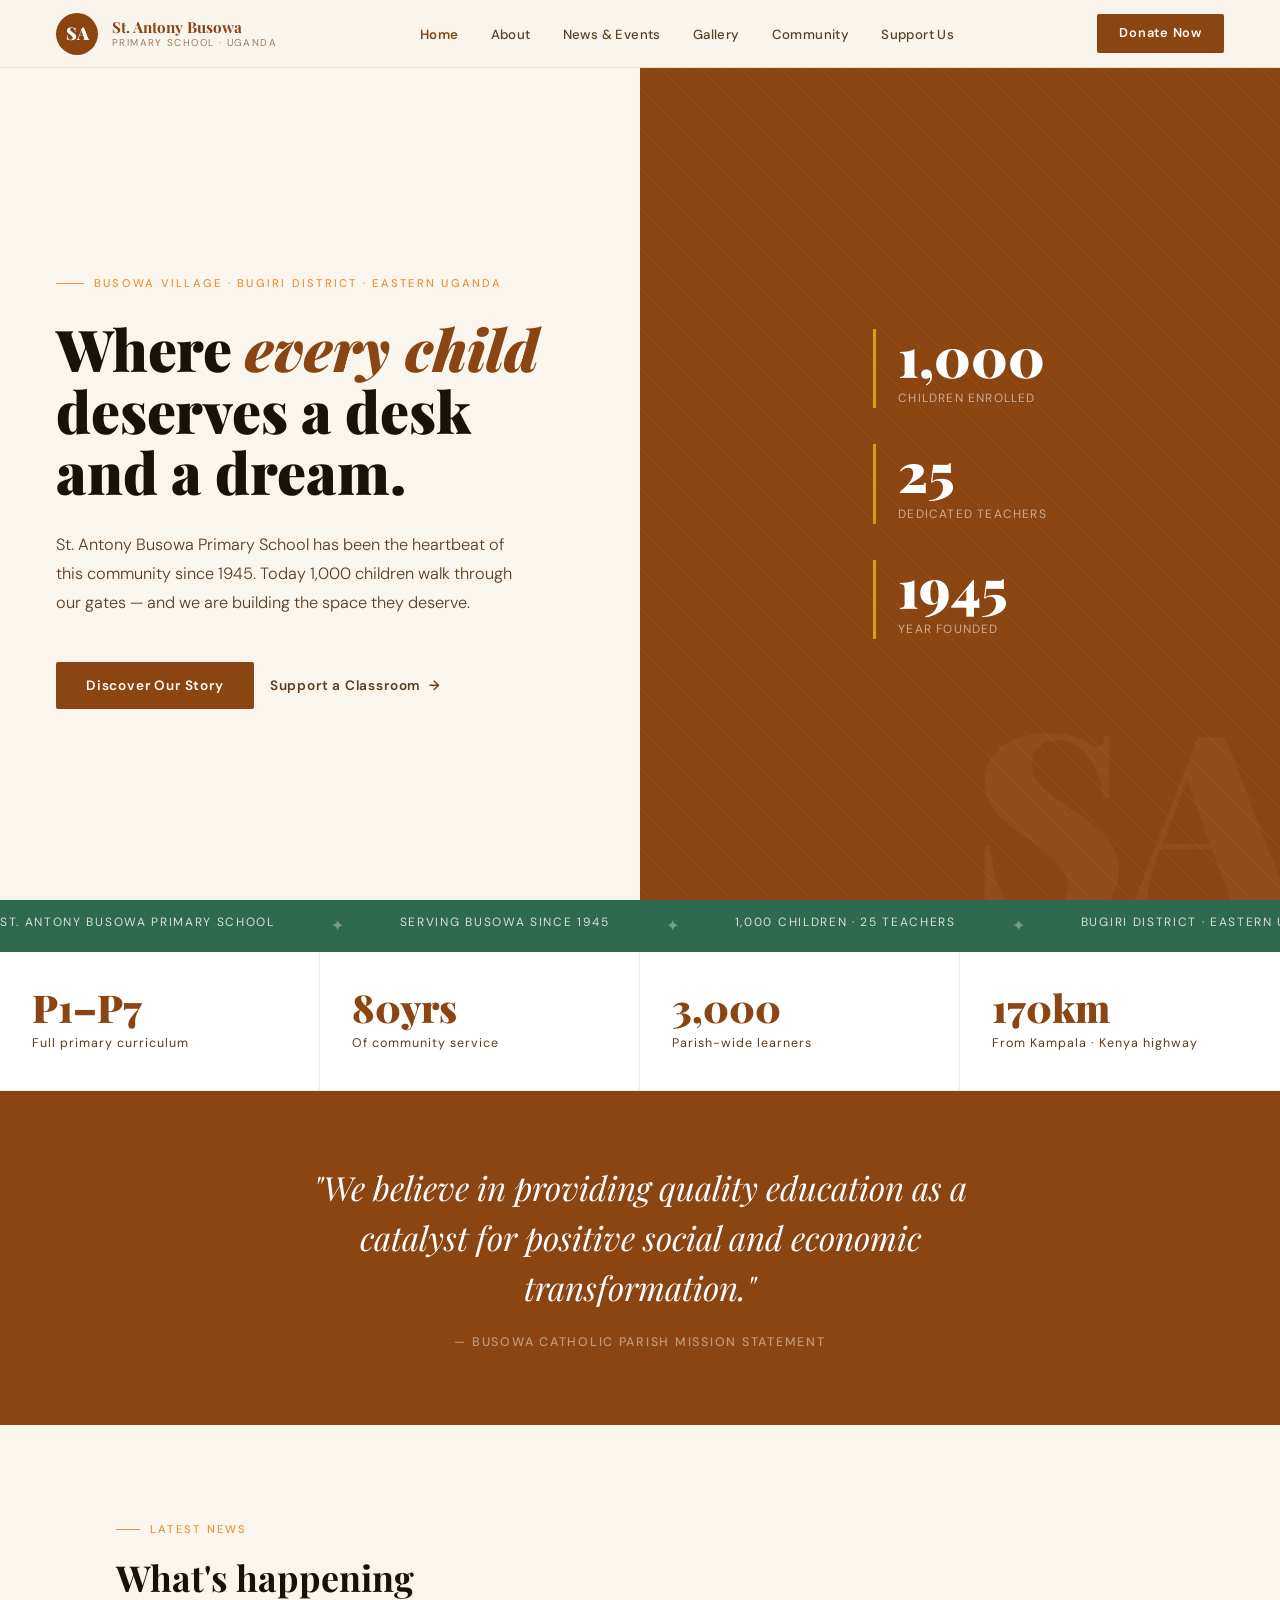
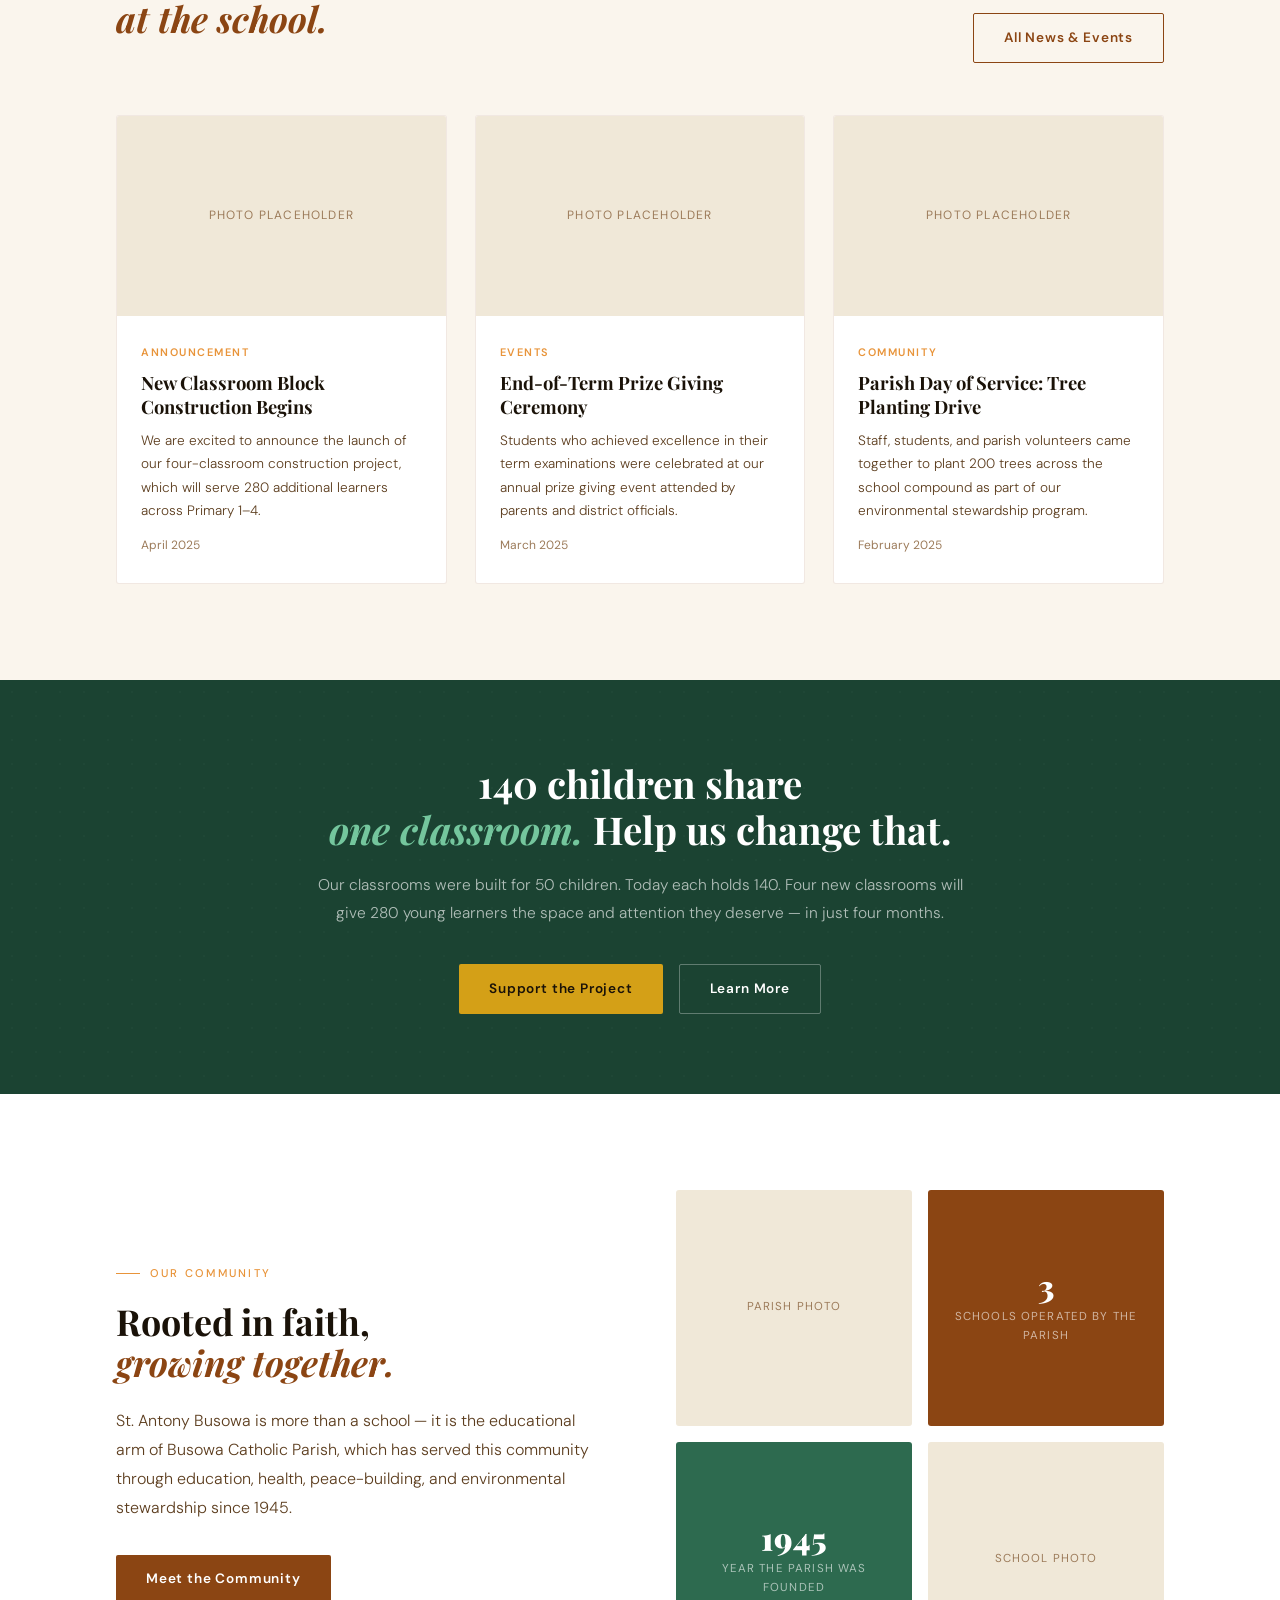
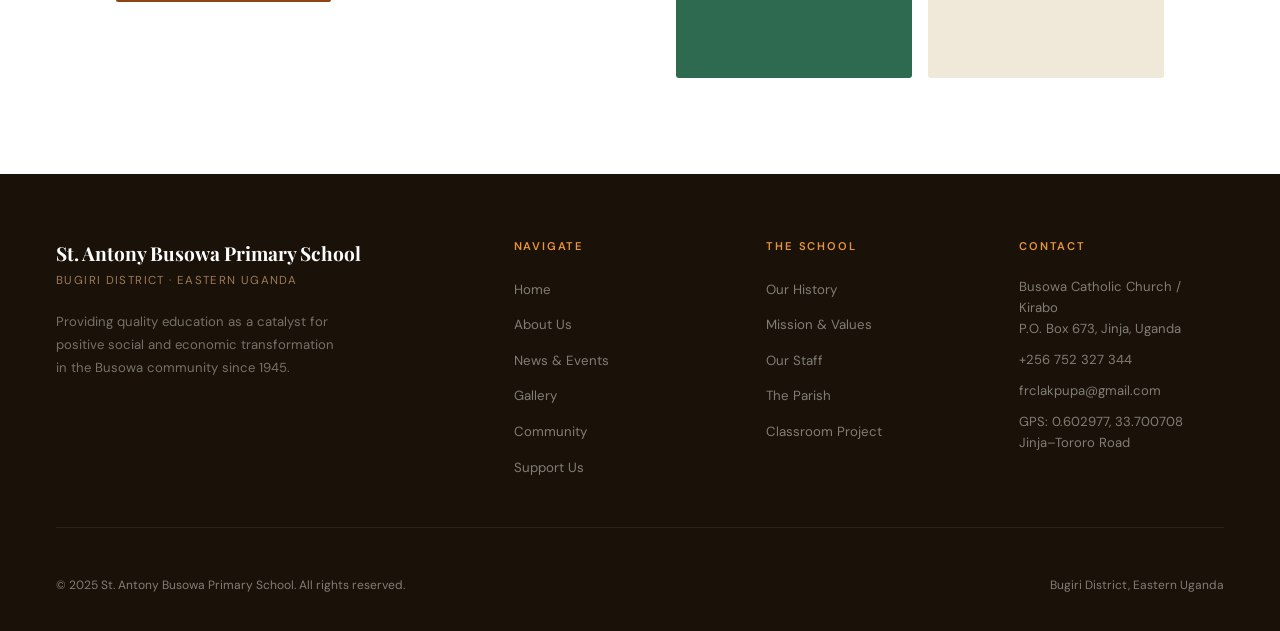
<file: index.html>
<!DOCTYPE html>
<html lang="en">
<head>
<meta charset="UTF-8">
<meta name="viewport" content="width=device-width, initial-scale=1.0">
<title>St. Antony Busowa Primary School | Home</title>
<link rel="stylesheet" href="style.css">
<style>
/* ── HOME-SPECIFIC ── */
#hero {
  min-height:100vh; padding-top:68px;
  display:grid; grid-template-columns:1fr 1fr;
  position:relative; overflow:hidden;
}
.hero-left {
  padding:96px 56px 80px;
  display:flex; flex-direction:column; justify-content:center;
  position:relative; z-index:2;
}
.hero-eyebrow {
  font-size:0.7rem; letter-spacing:0.2em; text-transform:uppercase;
  color:var(--amber); font-weight:500; margin-bottom:26px;
  display:flex; align-items:center; gap:10px;
  animation:fadeUp 0.6s ease both;
}
.hero-eyebrow::before { content:''; display:block; width:28px; height:1px; background:var(--amber); }
.hero-h1 {
  font-family:'Playfair Display',serif;
  font-size:clamp(3rem,4.5vw,4.6rem);
  font-weight:900; line-height:1.06; color:var(--dark);
  margin-bottom:28px;
  animation:fadeUp 0.65s 0.1s ease both;
}
.hero-h1 em { font-style:italic; color:var(--earth); }
.hero-desc {
  font-size:1.02rem; line-height:1.8; color:var(--mid);
  font-weight:300; max-width:460px; margin-bottom:44px;
  animation:fadeUp 0.65s 0.2s ease both;
}
.hero-actions {
  display:flex; gap:16px; align-items:center; flex-wrap:wrap;
  animation:fadeUp 0.65s 0.3s ease both;
}
.hero-right {
  background:var(--earth);
  position:relative; overflow:hidden;
  display:flex; align-items:center; justify-content:center;
}
.hero-right-pattern {
  position:absolute; inset:0;
  background-image:repeating-linear-gradient(45deg,
    var(--gold) 0, var(--gold) 1px, transparent 0, transparent 50%);
  background-size:20px 20px; opacity:0.07;
}
.hero-right-content {
  position:relative; z-index:2; padding:60px 48px;
  display:flex; flex-direction:column; gap:36px;
}
.hero-stat {
  border-left:3px solid var(--gold); padding-left:22px;
  animation:fadeUp 0.6s ease both;
}
.hero-stat:nth-child(2) { animation-delay:0.12s; }
.hero-stat:nth-child(3) { animation-delay:0.24s; }
.hero-stat-val {
  font-family:'Playfair Display',serif;
  font-size:3.4rem; font-weight:900; color:#fff; line-height:1;
}
.hero-stat-label { font-size:0.75rem; letter-spacing:0.1em; text-transform:uppercase; color:rgba(255,255,255,0.55); margin-top:6px; }
.hero-big-bg {
  position:absolute; font-family:'Playfair Display',serif;
  font-size:16rem; font-weight:900; color:rgba(255,255,255,0.04);
  user-select:none; pointer-events:none;
  bottom:-40px; right:-20px; line-height:1;
}

/* ── HIGHLIGHTS STRIP ── */
.highlights {
  background:#fff;
  display:grid; grid-template-columns:repeat(4,1fr);
  border-bottom:1px solid var(--border);
}
.highlight-item {
  padding:36px 32px;
  border-right:1px solid var(--border);
  transition:background 0.2s;
}
.highlight-item:last-child { border-right:none; }
.highlight-item:hover { background:rgba(139,69,19,0.03); }
.highlight-num {
  font-family:'Playfair Display',serif;
  font-size:2.4rem; font-weight:900; color:var(--earth);
  line-height:1; margin-bottom:8px;
}
.highlight-label { font-size:0.78rem; letter-spacing:0.08em; color:var(--mid); font-weight:400; }

/* ── MISSION BAND ── */
.mission-band {
  background:var(--earth);
  padding:72px 0;
}
.mission-inner {
  max-width:860px; margin:0 auto;
  text-align:center; padding:0 56px;
}
.mission-quote {
  font-family:'Playfair Display',serif;
  font-size:clamp(1.5rem,2.6vw,2.2rem);
  font-weight:400; font-style:italic;
  color:#fff; line-height:1.5;
  margin-bottom:20px;
}
.mission-attribution {
  font-size:0.78rem; letter-spacing:0.14em; text-transform:uppercase;
  color:rgba(255,255,255,0.45); font-weight:500;
}

/* ── NEWS PREVIEW ── */
.news-grid { display:grid; grid-template-columns:repeat(3,1fr); gap:28px; }

/* ── URGENCY BAND ── */
.urgency {
  background:var(--green-dark);
  padding:80px 0;
  text-align:center; color:#fff;
  position:relative; overflow:hidden;
}
.urgency::before {
  content:''; position:absolute; inset:0;
  background-image:radial-gradient(circle, rgba(255,255,255,0.02) 1px, transparent 1px);
  background-size:24px 24px;
}
.urgency-inner { position:relative; z-index:1; padding:0 56px; max-width:760px; margin:0 auto; }
.urgency-title {
  font-family:'Playfair Display',serif;
  font-size:clamp(1.8rem,3vw,2.8rem);
  font-weight:700; margin-bottom:20px; line-height:1.2;
}
.urgency-title em { font-style:italic; color:var(--light-green); }
.urgency-desc {
  font-size:0.97rem; line-height:1.8; color:rgba(255,255,255,0.65);
  font-weight:300; margin-bottom:36px;
}
.urgency-actions { display:flex; gap:16px; justify-content:center; flex-wrap:wrap; }

/* ── RESPONSIVE ── */
@media (max-width:960px) {
  #hero { grid-template-columns:1fr; }
  .hero-right { display:none; }
  .hero-left { padding:64px 24px; }
  .highlights { grid-template-columns:1fr 1fr; }
  .highlight-item:nth-child(2) { border-right:none; }
  .news-grid { grid-template-columns:1fr; }
  .mission-inner,.urgency-inner { padding:0 24px; }
}
</style>
</head>
<body data-page="home">

<!-- Hero injected by shared.js -->

<section id="hero">
  <div class="hero-left">
    <div class="hero-eyebrow">Busowa Village · Bugiri District · Eastern Uganda</div>
    <h1 class="hero-h1">Where <em>every child</em><br>deserves a desk<br>and a dream.</h1>
    <p class="hero-desc">
      St. Antony Busowa Primary School has been the heartbeat of this community since 1945. Today 1,000 children walk through our gates — and we are building the space they deserve.
    </p>
    <div class="hero-actions">
      <a href="about.html" class="btn btn-earth">Discover Our Story</a>
      <a href="donate.html" class="btn btn-ghost">Support a Classroom</a>
    </div>
  </div>
  <div class="hero-right">
    <div class="hero-right-pattern"></div>
    <div class="hero-big-bg">SA</div>
    <div class="hero-right-content">
      <div class="hero-stat">
        <div class="hero-stat-val">1,000</div>
        <div class="hero-stat-label">Children enrolled</div>
      </div>
      <div class="hero-stat">
        <div class="hero-stat-val">25</div>
        <div class="hero-stat-label">Dedicated teachers</div>
      </div>
      <div class="hero-stat">
        <div class="hero-stat-val">1945</div>
        <div class="hero-stat-label">Year founded</div>
      </div>
    </div>
  </div>
</section>

<!-- ticker injected by shared.js after #hero -->

<!-- HIGHLIGHTS -->
<div class="highlights fade-up">
  <div class="highlight-item">
    <div class="highlight-num">P1–P7</div>
    <div class="highlight-label">Full primary curriculum</div>
  </div>
  <div class="highlight-item">
    <div class="highlight-num">80yrs</div>
    <div class="highlight-label">Of community service</div>
  </div>
  <div class="highlight-item">
    <div class="highlight-num">3,000</div>
    <div class="highlight-label">Parish-wide learners</div>
  </div>
  <div class="highlight-item">
    <div class="highlight-num">170km</div>
    <div class="highlight-label">From Kampala · Kenya highway</div>
  </div>
</div>

<!-- MISSION BAND -->
<div class="mission-band">
  <div class="mission-inner fade-up">
    <p class="mission-quote">"We believe in providing quality education as a catalyst for positive social and economic transformation."</p>
    <p class="mission-attribution">— Busowa Catholic Parish Mission Statement</p>
  </div>
</div>

<!-- NEWS PREVIEW -->
<section class="section" style="background:var(--cream);">
  <div class="container">
    <div style="display:flex;justify-content:space-between;align-items:flex-end;margin-bottom:52px;flex-wrap:wrap;gap:20px;" class="fade-up">
      <div>
        <div class="eyebrow">Latest News</div>
        <h2 class="section-title">What's happening<br><em>at the school.</em></h2>
      </div>
      <a href="news.html" class="btn btn-outline">All News & Events</a>
    </div>
    <div class="news-grid">
      <div class="card fade-up">
        <div class="card-img" style="height:200px;background:var(--cream-dark);display:flex;align-items:center;justify-content:center;">
          <span style="color:var(--muted);font-size:0.75rem;letter-spacing:0.1em;">PHOTO PLACEHOLDER</span>
        </div>
        <div class="card-body">
          <div class="card-tag">Announcement</div>
          <div class="card-title">New Classroom Block Construction Begins</div>
          <div class="card-text">We are excited to announce the launch of our four-classroom construction project, which will serve 280 additional learners across Primary 1–4.</div>
          <div class="card-date">April 2025</div>
        </div>
      </div>
      <div class="card fade-up delay-1">
        <div class="card-img" style="height:200px;background:var(--cream-dark);display:flex;align-items:center;justify-content:center;">
          <span style="color:var(--muted);font-size:0.75rem;letter-spacing:0.1em;">PHOTO PLACEHOLDER</span>
        </div>
        <div class="card-body">
          <div class="card-tag">Events</div>
          <div class="card-title">End-of-Term Prize Giving Ceremony</div>
          <div class="card-text">Students who achieved excellence in their term examinations were celebrated at our annual prize giving event attended by parents and district officials.</div>
          <div class="card-date">March 2025</div>
        </div>
      </div>
      <div class="card fade-up delay-2">
        <div class="card-img" style="height:200px;background:var(--cream-dark);display:flex;align-items:center;justify-content:center;">
          <span style="color:var(--muted);font-size:0.75rem;letter-spacing:0.1em;">PHOTO PLACEHOLDER</span>
        </div>
        <div class="card-body">
          <div class="card-tag">Community</div>
          <div class="card-title">Parish Day of Service: Tree Planting Drive</div>
          <div class="card-text">Staff, students, and parish volunteers came together to plant 200 trees across the school compound as part of our environmental stewardship program.</div>
          <div class="card-date">February 2025</div>
        </div>
      </div>
    </div>
  </div>
</section>

<!-- URGENCY CTA -->
<section class="urgency">
  <div class="urgency-inner fade-up">
    <h2 class="urgency-title">140 children share<br><em>one classroom.</em> Help us change that.</h2>
    <p class="urgency-desc">Our classrooms were built for 50 children. Today each holds 140. Four new classrooms will give 280 young learners the space and attention they deserve — in just four months.</p>
    <div class="urgency-actions">
      <a href="donate.html" class="btn btn-gold">Support the Project</a>
      <a href="about.html" class="btn btn-outline" style="border-color:rgba(255,255,255,0.3);color:#fff;">Learn More</a>
    </div>
  </div>
</section>

<!-- COMMUNITY PREVIEW -->
<section class="section" style="background:#fff;">
  <div class="container">
    <div style="display:grid;grid-template-columns:1fr 1fr;gap:72px;align-items:center;" class="fade-up">
      <div>
        <div class="eyebrow">Our Community</div>
        <h2 class="section-title">Rooted in faith,<br><em>growing together.</em></h2>
        <p class="lead" style="margin-bottom:32px;">
          St. Antony Busowa is more than a school — it is the educational arm of Busowa Catholic Parish, which has served this community through education, health, peace-building, and environmental stewardship since 1945.
        </p>
        <a href="community.html" class="btn btn-earth">Meet the Community</a>
      </div>
      <div style="display:grid;grid-template-columns:1fr 1fr;gap:16px;">
        <div style="background:var(--cream-dark);aspect-ratio:1;border-radius:3px;display:flex;align-items:center;justify-content:center;color:var(--muted);font-size:0.72rem;letter-spacing:0.1em;text-align:center;padding:16px;">PARISH PHOTO</div>
        <div style="background:var(--earth);aspect-ratio:1;border-radius:3px;display:flex;align-items:center;justify-content:center;padding:24px;">
          <div style="text-align:center;">
            <div style="font-family:'Playfair Display',serif;font-size:2rem;font-weight:900;color:#fff;line-height:1;">3</div>
            <div style="font-size:0.72rem;letter-spacing:0.1em;text-transform:uppercase;color:rgba(255,255,255,0.6);margin-top:6px;">Schools operated by the parish</div>
          </div>
        </div>
        <div style="background:var(--green);aspect-ratio:1;border-radius:3px;display:flex;align-items:center;justify-content:center;padding:24px;">
          <div style="text-align:center;">
            <div style="font-family:'Playfair Display',serif;font-size:2rem;font-weight:900;color:#fff;line-height:1;">1945</div>
            <div style="font-size:0.72rem;letter-spacing:0.1em;text-transform:uppercase;color:rgba(255,255,255,0.6);margin-top:6px;">Year the parish was founded</div>
          </div>
        </div>
        <div style="background:var(--cream-dark);aspect-ratio:1;border-radius:3px;display:flex;align-items:center;justify-content:center;color:var(--muted);font-size:0.72rem;letter-spacing:0.1em;text-align:center;padding:16px;">SCHOOL PHOTO</div>
      </div>
    </div>
  </div>
</section>

<script src="shared.js"></script>
</body>
</html>
</file>
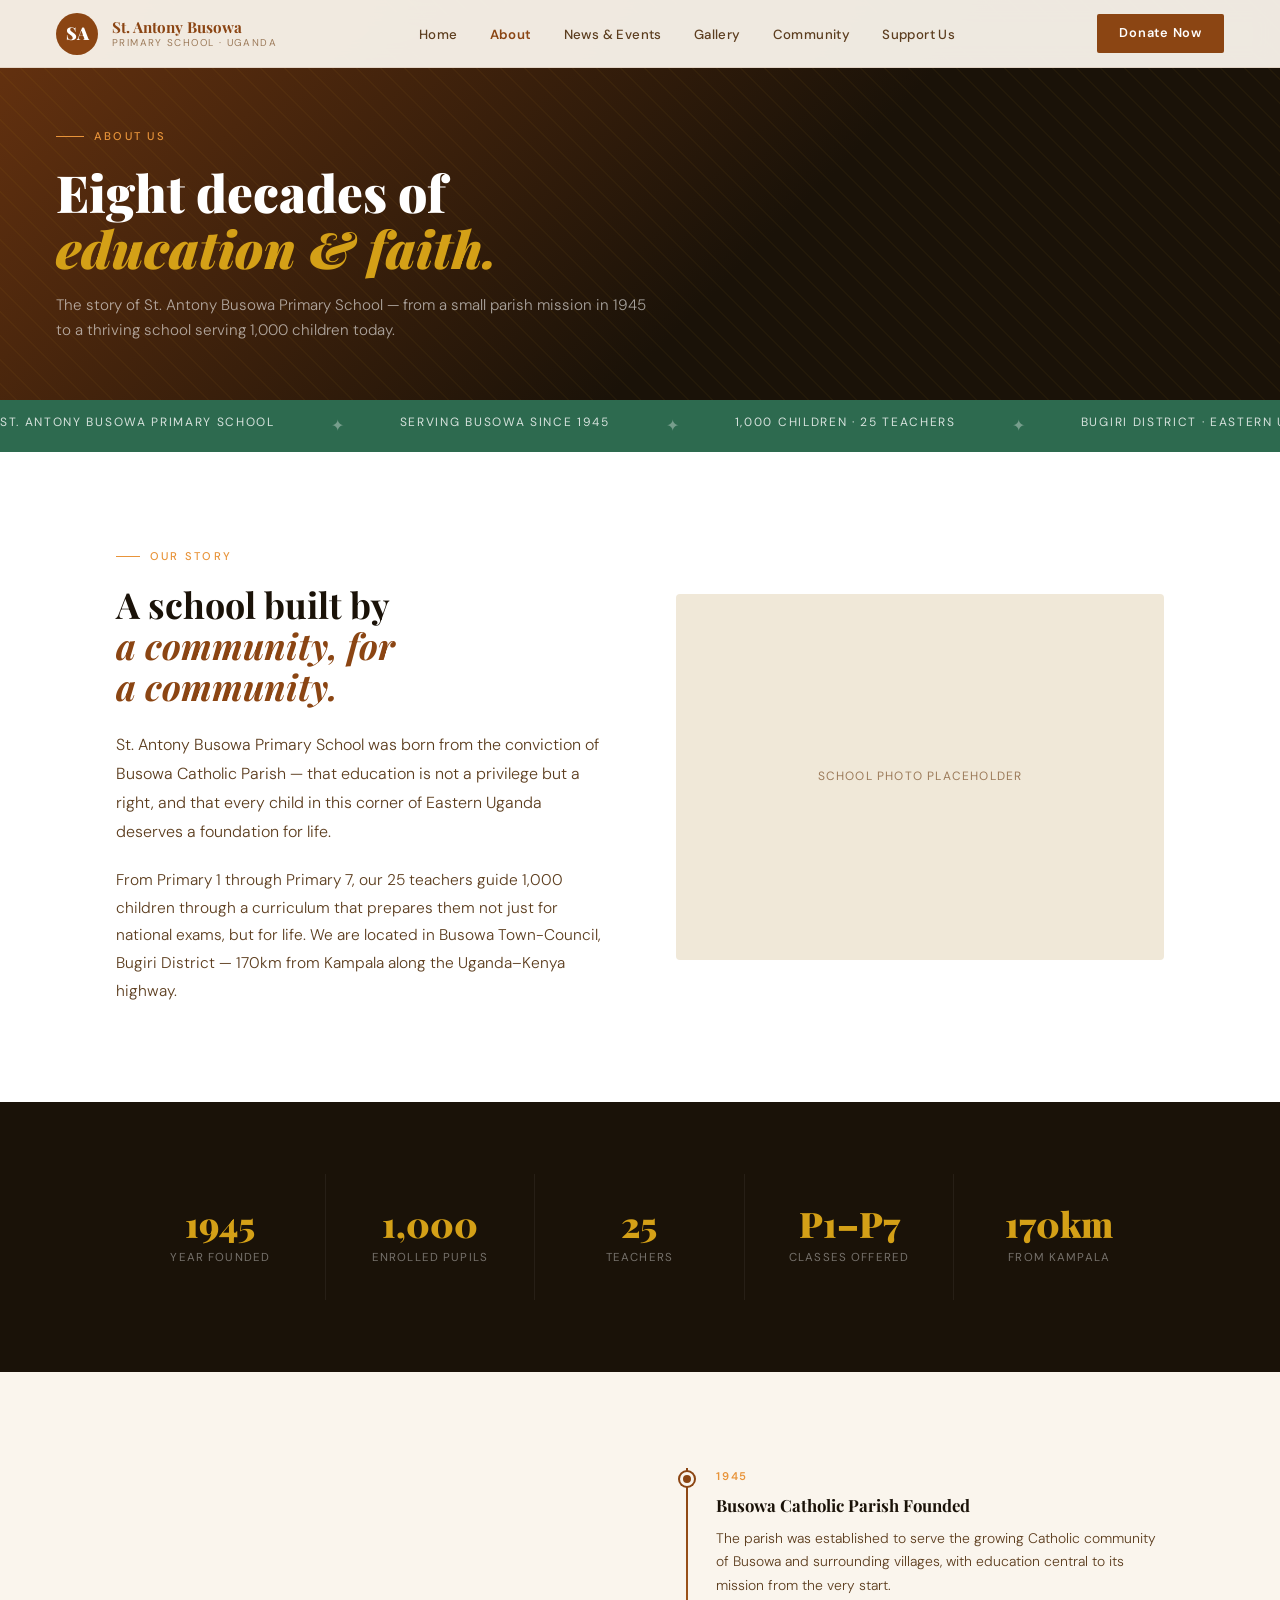
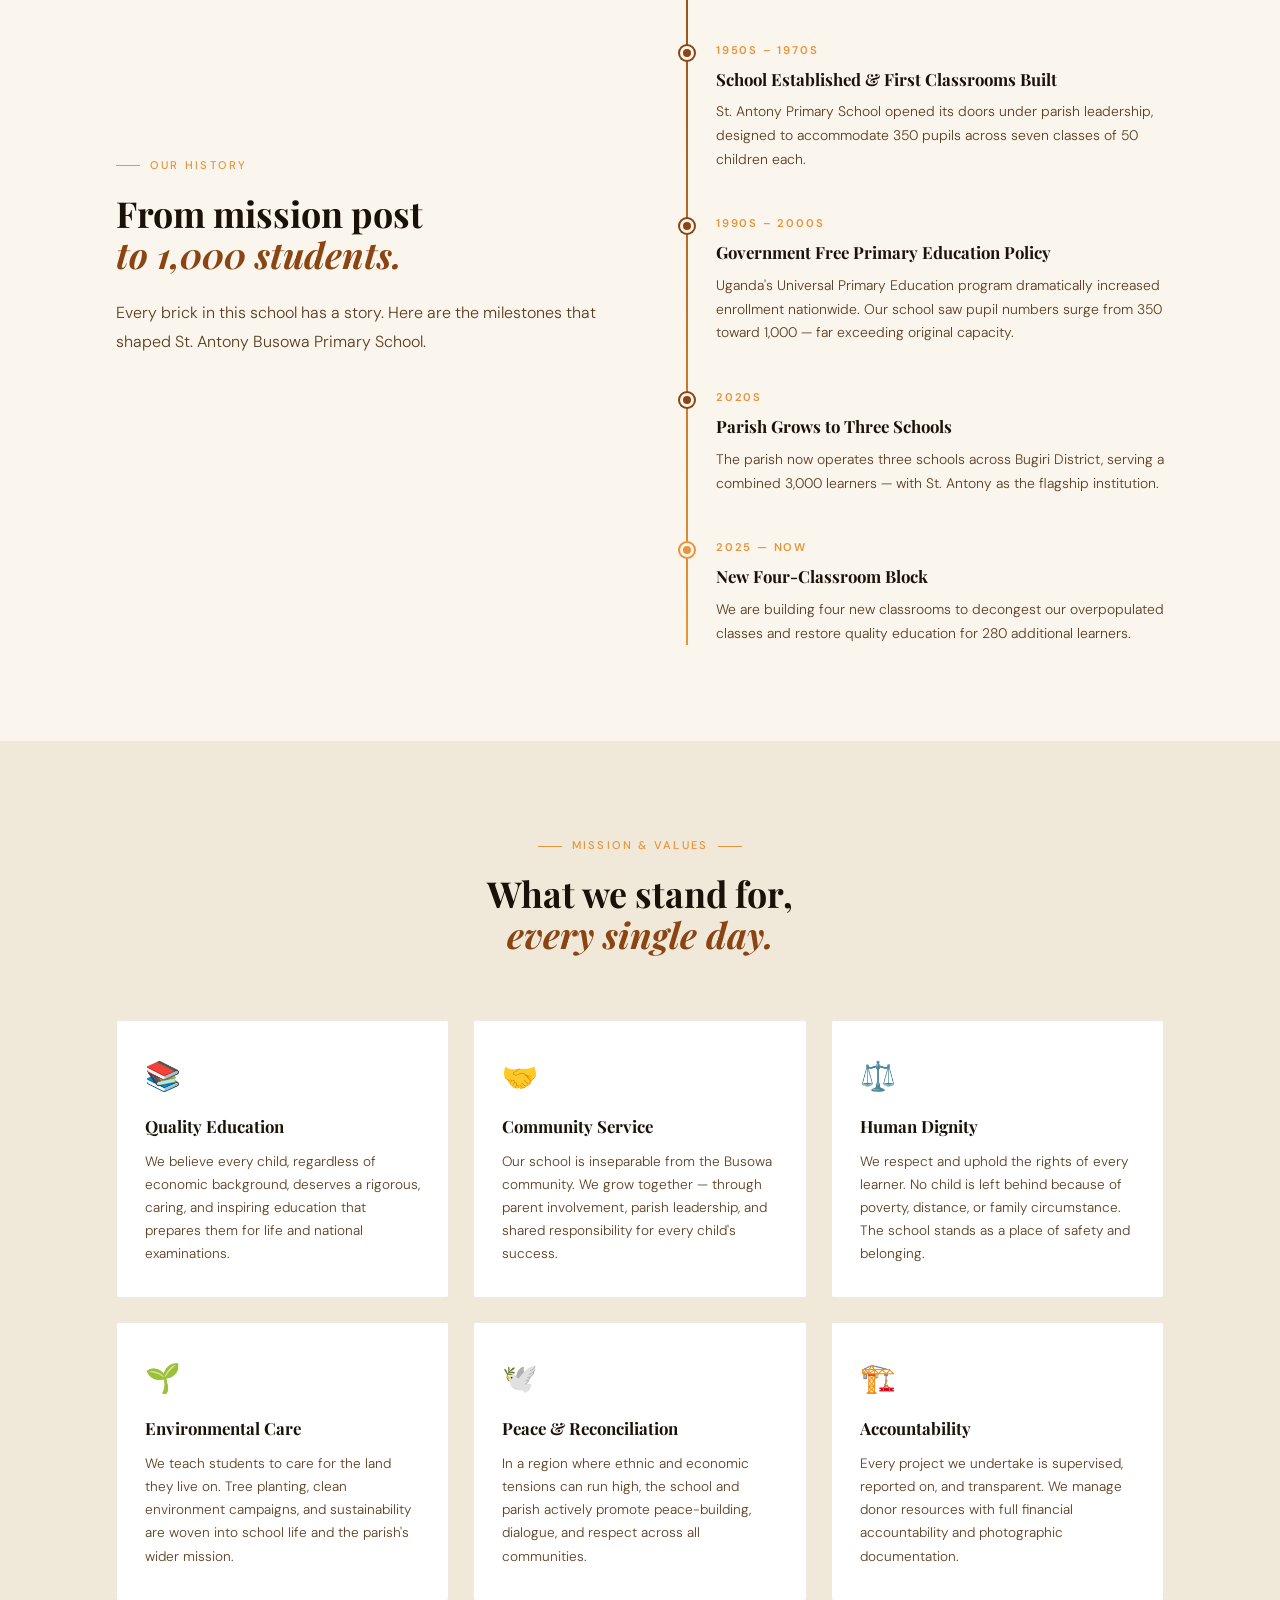
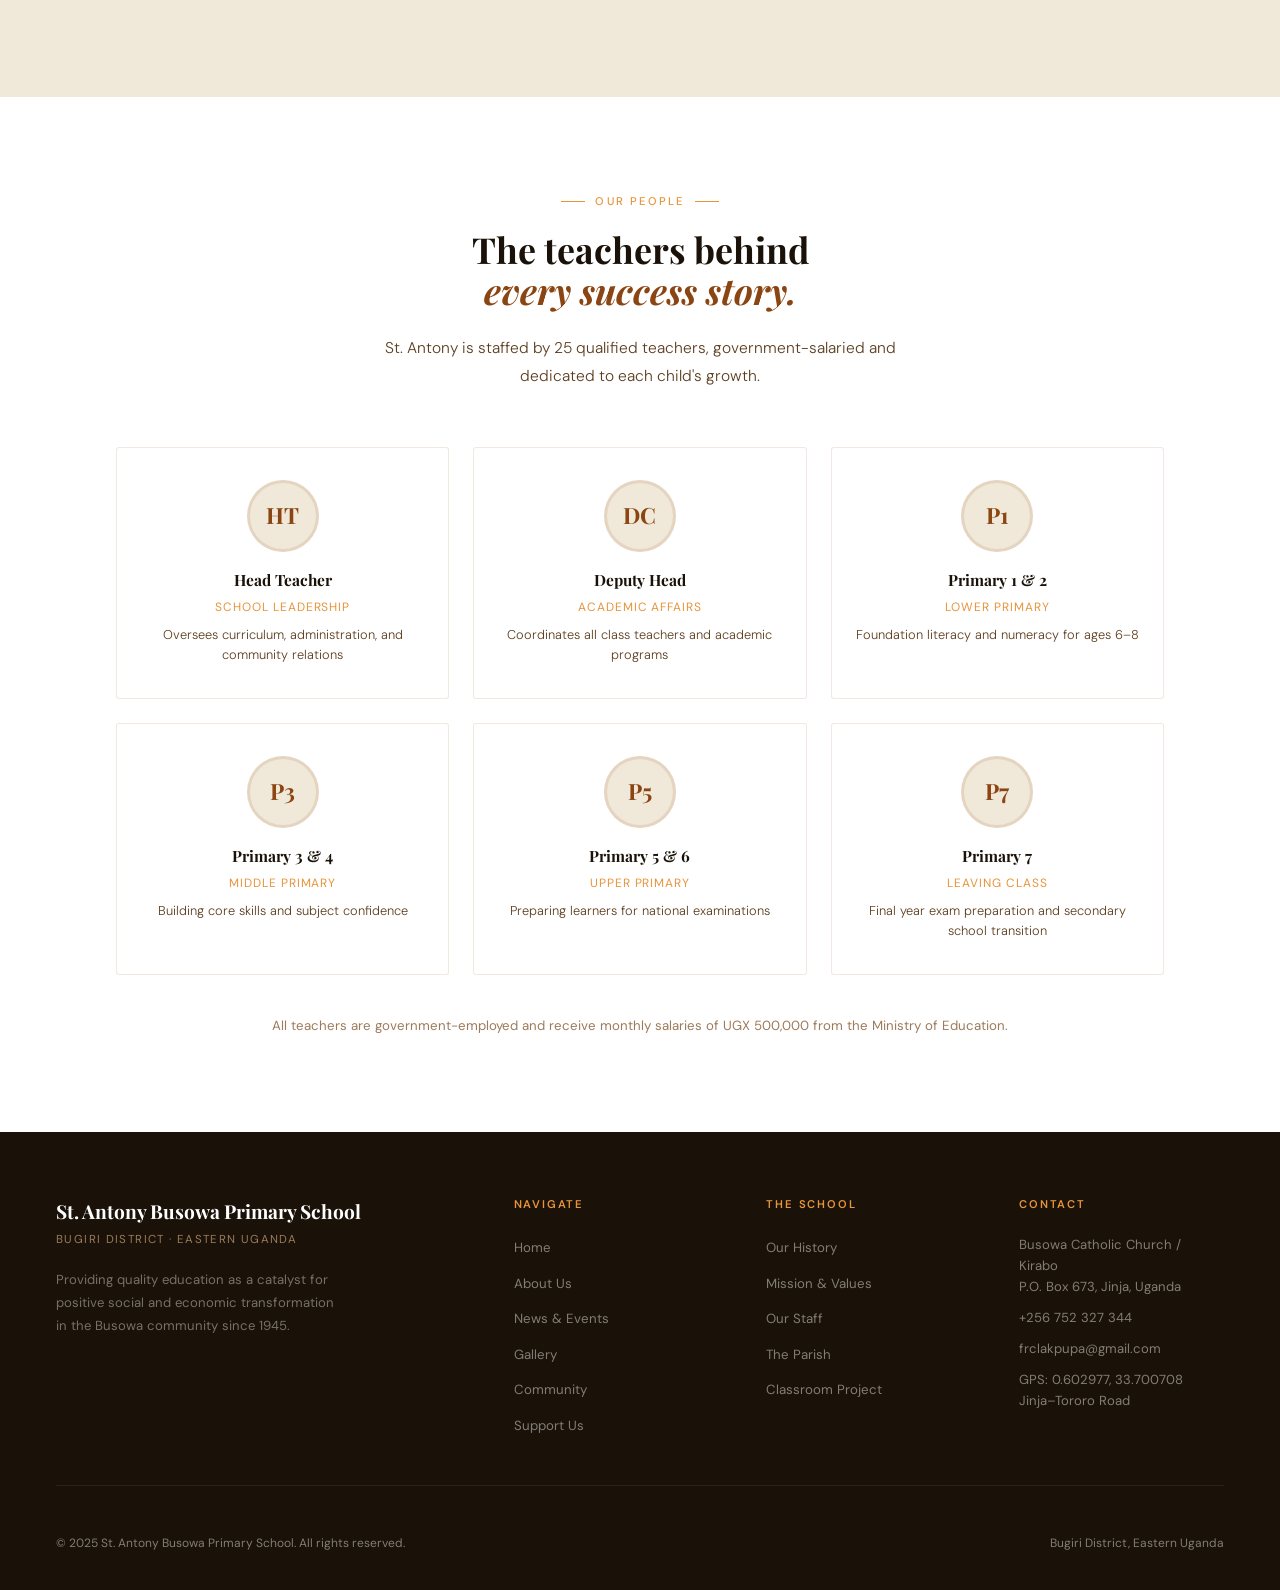
<file: about.html>
<!DOCTYPE html>
<html lang="en">
<head>
<meta charset="UTF-8">
<meta name="viewport" content="width=device-width, initial-scale=1.0">
<title>About Us | St. Antony Busowa Primary School</title>
<link rel="stylesheet" href="style.css">
<style>
.two-col { display:grid; grid-template-columns:1fr 1fr; gap:72px; align-items:center; }
.two-col.flip { }

.history-timeline { position:relative; padding-left:40px; }
.history-timeline::before {
  content:''; position:absolute; left:10px; top:0; bottom:0;
  width:2px; background:linear-gradient(to bottom, var(--earth), var(--amber));
}
.timeline-item { position:relative; margin-bottom:44px; }
.timeline-item:last-child { margin-bottom:0; }
.timeline-dot {
  position:absolute; left:-36px; top:4px;
  width:14px; height:14px; border-radius:50%;
  background:var(--earth); border:3px solid var(--cream);
  box-shadow:0 0 0 2px var(--earth);
}
.timeline-year {
  font-size:0.7rem; letter-spacing:0.16em; text-transform:uppercase;
  color:var(--amber); font-weight:600; margin-bottom:6px;
}
.timeline-title {
  font-family:'Playfair Display',serif;
  font-size:1.05rem; font-weight:700; color:var(--dark); margin-bottom:8px;
}
.timeline-text { font-size:0.87rem; line-height:1.7; color:var(--mid); font-weight:300; }

.value-card {
  background:#fff; border-radius:3px;
  border:1px solid var(--border);
  padding:32px 28px;
  transition:transform 0.2s, box-shadow 0.2s;
  position:relative; overflow:hidden;
}
.value-card::after {
  content:''; position:absolute; bottom:0; left:0; right:0;
  height:3px; background:linear-gradient(90deg, var(--earth), var(--amber));
  transform:scaleX(0); transition:transform 0.25s;
  transform-origin:left;
}
.value-card:hover { transform:translateY(-4px); box-shadow:0 16px 40px rgba(0,0,0,0.07); }
.value-card:hover::after { transform:scaleX(1); }
.value-icon { font-size:1.8rem; margin-bottom:14px; }
.value-title { font-family:'Playfair Display',serif; font-size:1.05rem; font-weight:700; color:var(--dark); margin-bottom:10px; }
.value-text { font-size:0.85rem; line-height:1.7; color:var(--mid); font-weight:300; }

.staff-grid { display:grid; grid-template-columns:repeat(3,1fr); gap:24px; }
.staff-card {
  background:#fff; border-radius:3px;
  border:1px solid var(--border); overflow:hidden;
  text-align:center; padding:32px 20px;
  transition:transform 0.2s;
}
.staff-card:hover { transform:translateY(-4px); }
.staff-avatar {
  width:72px; height:72px; border-radius:50%;
  background:var(--cream-dark);
  margin:0 auto 16px;
  display:flex; align-items:center; justify-content:center;
  font-family:'Playfair Display',serif; font-size:1.4rem; font-weight:700;
  color:var(--earth);
  border:3px solid var(--border);
}
.staff-name { font-family:'Playfair Display',serif; font-size:0.97rem; font-weight:700; color:var(--dark); margin-bottom:5px; }
.staff-role { font-size:0.75rem; letter-spacing:0.08em; text-transform:uppercase; color:var(--amber); }
.staff-note { font-size:0.8rem; color:var(--mid); margin-top:8px; font-weight:300; }

.facts-band {
  background:var(--dark); padding:72px 0;
}
.facts-grid { display:grid; grid-template-columns:repeat(5,1fr); gap:0; }
.fact-item {
  padding:32px 24px; border-right:1px solid rgba(255,255,255,0.06);
  text-align:center;
}
.fact-item:last-child { border-right:none; }
.fact-val { font-family:'Playfair Display',serif; font-size:2.2rem; font-weight:900; color:var(--gold); line-height:1; margin-bottom:8px; }
.fact-label { font-size:0.72rem; letter-spacing:0.1em; text-transform:uppercase; color:rgba(255,255,255,0.4); }

@media (max-width:960px) {
  .two-col { grid-template-columns:1fr; gap:48px; }
  .staff-grid { grid-template-columns:1fr 1fr; }
  .facts-grid { grid-template-columns:1fr 1fr; }
  .fact-item:nth-child(2) { border-right:none; }
  .fact-item:nth-child(4) { border-right:none; }
}
@media (max-width:600px) {
  .staff-grid { grid-template-columns:1fr; }
  .facts-grid { grid-template-columns:1fr 1fr; }
}
</style>
</head>
<body data-page="about">

<div class="page-hero">
  <div class="page-hero-bg"></div>
  <div class="page-hero-pattern"></div>
  <div class="page-hero-content">
    <div class="page-hero-eyebrow">About Us</div>
    <h1 class="page-hero-title">Eight decades of<br><em>education & faith.</em></h1>
    <p class="page-hero-sub">The story of St. Antony Busowa Primary School — from a small parish mission in 1945 to a thriving school serving 1,000 children today.</p>
  </div>
</div>

<!-- INTRO -->
<section class="section" style="background:#fff;">
  <div class="container">
    <div class="two-col fade-up">
      <div>
        <div class="eyebrow">Our Story</div>
        <h2 class="section-title">A school built by<br><em>a community, for<br>a community.</em></h2>
        <p class="lead" style="margin-bottom:20px;">St. Antony Busowa Primary School was born from the conviction of Busowa Catholic Parish — that education is not a privilege but a right, and that every child in this corner of Eastern Uganda deserves a foundation for life.</p>
        <p style="font-size:0.97rem;line-height:1.8;color:var(--mid);font-weight:300;">From Primary 1 through Primary 7, our 25 teachers guide 1,000 children through a curriculum that prepares them not just for national exams, but for life. We are located in Busowa Town-Council, Bugiri District — 170km from Kampala along the Uganda–Kenya highway.</p>
      </div>
      <div style="background:var(--cream-dark);aspect-ratio:4/3;border-radius:4px;display:flex;align-items:center;justify-content:center;color:var(--muted);font-size:0.75rem;letter-spacing:0.1em;">SCHOOL PHOTO PLACEHOLDER</div>
    </div>
  </div>
</section>

<!-- FACTS BAND -->
<div class="facts-band">
  <div class="container">
    <div class="facts-grid fade-up">
      <div class="fact-item"><div class="fact-val">1945</div><div class="fact-label">Year founded</div></div>
      <div class="fact-item"><div class="fact-val">1,000</div><div class="fact-label">Enrolled pupils</div></div>
      <div class="fact-item"><div class="fact-val">25</div><div class="fact-label">Teachers</div></div>
      <div class="fact-item"><div class="fact-val">P1–P7</div><div class="fact-label">Classes offered</div></div>
      <div class="fact-item"><div class="fact-val">170km</div><div class="fact-label">From Kampala</div></div>
    </div>
  </div>
</div>

<!-- HISTORY TIMELINE -->
<section class="section" id="history">
  <div class="container">
    <div class="two-col">
      <div class="fade-up">
        <div class="eyebrow">Our History</div>
        <h2 class="section-title">From mission post<br><em>to 1,000 students.</em></h2>
        <p class="lead">Every brick in this school has a story. Here are the milestones that shaped St. Antony Busowa Primary School.</p>
      </div>
      <div class="history-timeline fade-up delay-1">
        <div class="timeline-item">
          <div class="timeline-dot"></div>
          <div class="timeline-year">1945</div>
          <div class="timeline-title">Busowa Catholic Parish Founded</div>
          <div class="timeline-text">The parish was established to serve the growing Catholic community of Busowa and surrounding villages, with education central to its mission from the very start.</div>
        </div>
        <div class="timeline-item">
          <div class="timeline-dot"></div>
          <div class="timeline-year">1950s – 1970s</div>
          <div class="timeline-title">School Established & First Classrooms Built</div>
          <div class="timeline-text">St. Antony Primary School opened its doors under parish leadership, designed to accommodate 350 pupils across seven classes of 50 children each.</div>
        </div>
        <div class="timeline-item">
          <div class="timeline-dot"></div>
          <div class="timeline-year">1990s – 2000s</div>
          <div class="timeline-title">Government Free Primary Education Policy</div>
          <div class="timeline-text">Uganda's Universal Primary Education program dramatically increased enrollment nationwide. Our school saw pupil numbers surge from 350 toward 1,000 — far exceeding original capacity.</div>
        </div>
        <div class="timeline-item">
          <div class="timeline-dot"></div>
          <div class="timeline-year">2020s</div>
          <div class="timeline-title">Parish Grows to Three Schools</div>
          <div class="timeline-text">The parish now operates three schools across Bugiri District, serving a combined 3,000 learners — with St. Antony as the flagship institution.</div>
        </div>
        <div class="timeline-item">
          <div class="timeline-dot" style="background:var(--amber);box-shadow:0 0 0 2px var(--amber);"></div>
          <div class="timeline-year">2025 — Now</div>
          <div class="timeline-title">New Four-Classroom Block</div>
          <div class="timeline-text">We are building four new classrooms to decongest our overpopulated classes and restore quality education for 280 additional learners.</div>
        </div>
      </div>
    </div>
  </div>
</section>

<!-- MISSION & VALUES -->
<section class="section" style="background:var(--cream-dark);" id="mission">
  <div class="container">
    <div style="text-align:center;max-width:620px;margin:0 auto 64px;" class="fade-up">
      <div class="eyebrow center">Mission & Values</div>
      <h2 class="section-title" style="text-align:center;">What we stand for,<br><em>every single day.</em></h2>
    </div>
    <div style="display:grid;grid-template-columns:repeat(3,1fr);gap:24px;">
      <div class="value-card fade-up">
        <div class="value-icon">📚</div>
        <div class="value-title">Quality Education</div>
        <div class="value-text">We believe every child, regardless of economic background, deserves a rigorous, caring, and inspiring education that prepares them for life and national examinations.</div>
      </div>
      <div class="value-card fade-up delay-1">
        <div class="value-icon">🤝</div>
        <div class="value-title">Community Service</div>
        <div class="value-text">Our school is inseparable from the Busowa community. We grow together — through parent involvement, parish leadership, and shared responsibility for every child's success.</div>
      </div>
      <div class="value-card fade-up delay-2">
        <div class="value-icon">⚖️</div>
        <div class="value-title">Human Dignity</div>
        <div class="value-text">We respect and uphold the rights of every learner. No child is left behind because of poverty, distance, or family circumstance. The school stands as a place of safety and belonging.</div>
      </div>
      <div class="value-card fade-up">
        <div class="value-icon">🌱</div>
        <div class="value-title">Environmental Care</div>
        <div class="value-text">We teach students to care for the land they live on. Tree planting, clean environment campaigns, and sustainability are woven into school life and the parish's wider mission.</div>
      </div>
      <div class="value-card fade-up delay-1">
        <div class="value-icon">🕊️</div>
        <div class="value-title">Peace & Reconciliation</div>
        <div class="value-text">In a region where ethnic and economic tensions can run high, the school and parish actively promote peace-building, dialogue, and respect across all communities.</div>
      </div>
      <div class="value-card fade-up delay-2">
        <div class="value-icon">🏗️</div>
        <div class="value-title">Accountability</div>
        <div class="value-text">Every project we undertake is supervised, reported on, and transparent. We manage donor resources with full financial accountability and photographic documentation.</div>
      </div>
    </div>
  </div>
</section>

<!-- STAFF -->
<section class="section" style="background:#fff;" id="staff">
  <div class="container">
    <div style="text-align:center;max-width:540px;margin:0 auto 56px;" class="fade-up">
      <div class="eyebrow center">Our People</div>
      <h2 class="section-title" style="text-align:center;">The teachers behind<br><em>every success story.</em></h2>
      <p style="font-size:0.97rem;line-height:1.8;color:var(--mid);font-weight:300;margin-top:12px;">St. Antony is staffed by 25 qualified teachers, government-salaried and dedicated to each child's growth.</p>
    </div>
    <div class="staff-grid fade-up">
      <div class="staff-card">
        <div class="staff-avatar">HT</div>
        <div class="staff-name">Head Teacher</div>
        <div class="staff-role">School Leadership</div>
        <div class="staff-note">Oversees curriculum, administration, and community relations</div>
      </div>
      <div class="staff-card">
        <div class="staff-avatar">DC</div>
        <div class="staff-name">Deputy Head</div>
        <div class="staff-role">Academic Affairs</div>
        <div class="staff-note">Coordinates all class teachers and academic programs</div>
      </div>
      <div class="staff-card">
        <div class="staff-avatar">P1</div>
        <div class="staff-name">Primary 1 & 2</div>
        <div class="staff-role">Lower Primary</div>
        <div class="staff-note">Foundation literacy and numeracy for ages 6–8</div>
      </div>
      <div class="staff-card">
        <div class="staff-avatar">P3</div>
        <div class="staff-name">Primary 3 & 4</div>
        <div class="staff-role">Middle Primary</div>
        <div class="staff-note">Building core skills and subject confidence</div>
      </div>
      <div class="staff-card">
        <div class="staff-avatar">P5</div>
        <div class="staff-name">Primary 5 & 6</div>
        <div class="staff-role">Upper Primary</div>
        <div class="staff-note">Preparing learners for national examinations</div>
      </div>
      <div class="staff-card">
        <div class="staff-avatar">P7</div>
        <div class="staff-name">Primary 7</div>
        <div class="staff-role">Leaving Class</div>
        <div class="staff-note">Final year exam preparation and secondary school transition</div>
      </div>
    </div>
    <p style="text-align:center;margin-top:40px;font-size:0.83rem;color:var(--muted);">All teachers are government-employed and receive monthly salaries of UGX 500,000 from the Ministry of Education.</p>
  </div>
</section>

<script src="shared.js"></script>
</body>
</html>
</file>
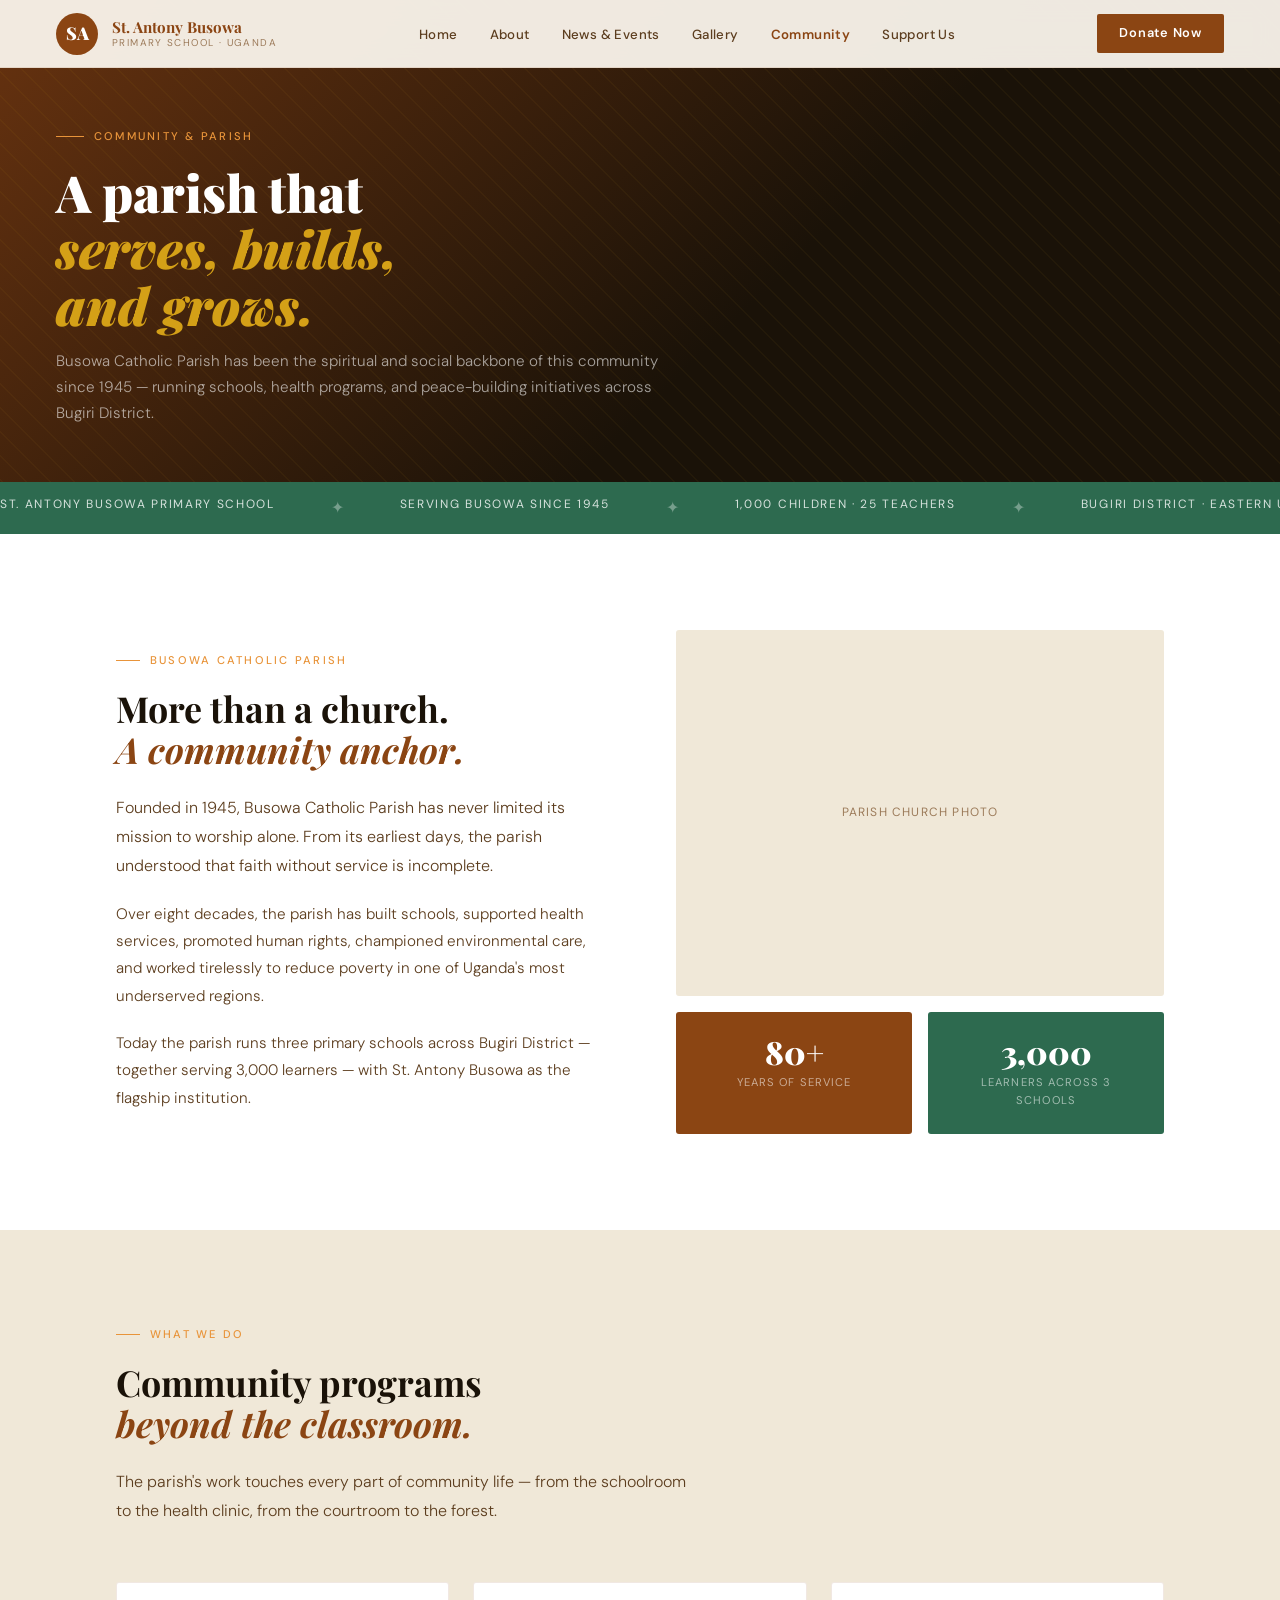
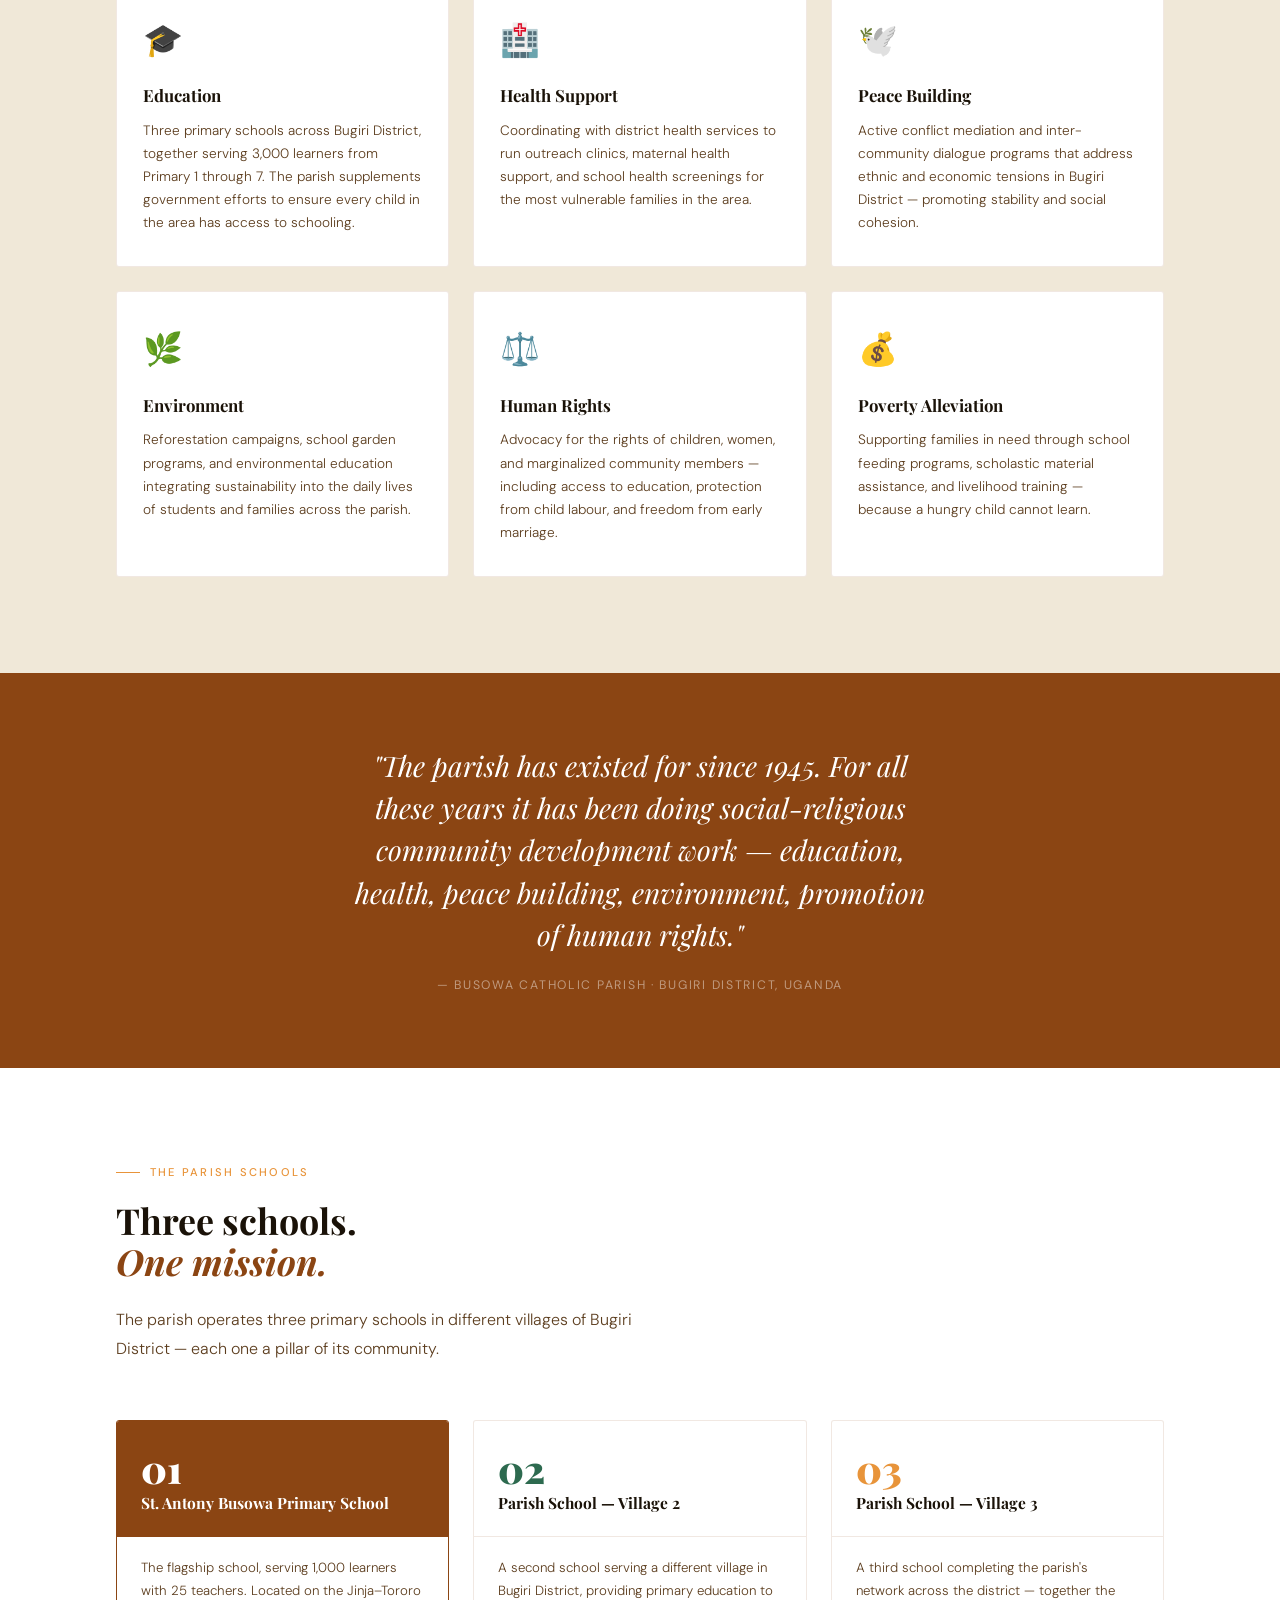
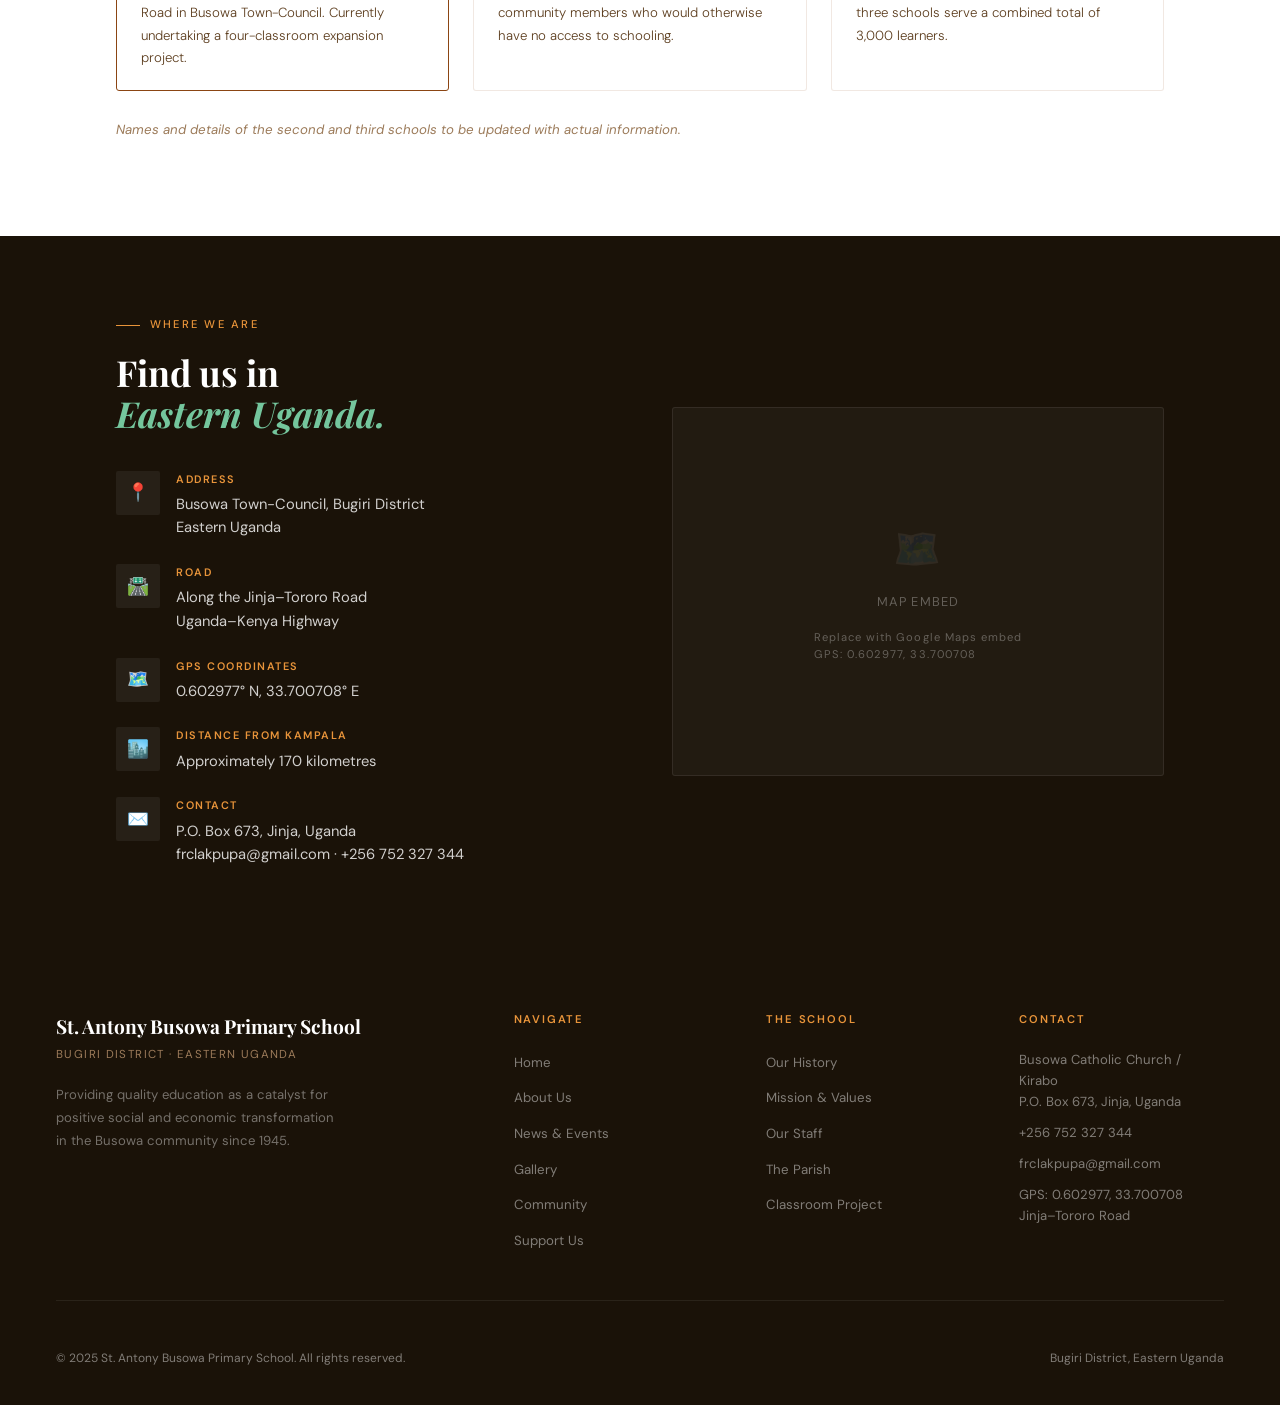
<file: community.html>
<!DOCTYPE html>
<html lang="en">
<head>
<meta charset="UTF-8">
<meta name="viewport" content="width=device-width, initial-scale=1.0">
<title>Community & Parish | St. Antony Busowa Primary School</title>
<link rel="stylesheet" href="style.css">
<style>
.two-col { display:grid; grid-template-columns:1fr 1fr; gap:72px; align-items:center; }

.program-grid { display:grid; grid-template-columns:repeat(3,1fr); gap:24px; }
.program-card {
  background:#fff; border-radius:3px; border:1px solid var(--border);
  padding:32px 26px; transition:transform 0.2s, box-shadow 0.2s;
  position:relative; overflow:hidden;
}
.program-card::before {
  content:''; position:absolute; top:0; left:0; right:0; height:3px;
  background:linear-gradient(90deg, var(--earth), var(--amber));
  transform:scaleX(0); transition:transform 0.25s; transform-origin:left;
}
.program-card:hover { transform:translateY(-4px); box-shadow:0 16px 40px rgba(0,0,0,0.07); }
.program-card:hover::before { transform:scaleX(1); }
.program-icon { font-size:2rem; margin-bottom:16px; }
.program-title { font-family:'Playfair Display',serif; font-size:1.05rem; font-weight:700; color:var(--dark); margin-bottom:10px; }
.program-text { font-size:0.85rem; line-height:1.7; color:var(--mid); font-weight:300; }

.map-band {
  background:var(--dark); padding:80px 0; color:#fff;
}
.map-inner { display:grid; grid-template-columns:1fr 1fr; gap:64px; align-items:center; }
.map-placeholder {
  aspect-ratio:4/3; background:rgba(255,255,255,0.04);
  border-radius:3px; border:1px solid rgba(255,255,255,0.08);
  display:flex; align-items:center; justify-content:center;
  flex-direction:column; gap:12px; color:rgba(255,255,255,0.3);
  font-size:0.8rem; letter-spacing:0.08em;
}
.map-placeholder-icon { font-size:2.4rem; opacity:0.3; }
.location-item {
  display:flex; gap:16px; margin-bottom:24px; align-items:flex-start;
}
.location-item:last-child { margin-bottom:0; }
.location-icon {
  width:44px; height:44px; border-radius:2px;
  background:rgba(255,255,255,0.06);
  display:flex; align-items:center; justify-content:center;
  font-size:1.1rem; flex-shrink:0;
}
.location-label { font-size:0.68rem; letter-spacing:0.14em; text-transform:uppercase; color:var(--amber); margin-bottom:5px; font-weight:600; }
.location-val { font-size:0.92rem; color:rgba(255,255,255,0.8); line-height:1.6; }

.community-quote {
  background:var(--earth); padding:72px 0; text-align:center;
}
.community-quote-inner { max-width:700px; margin:0 auto; padding:0 56px; }
.cq-text {
  font-family:'Playfair Display',serif;
  font-size:clamp(1.4rem,2.2vw,1.9rem);
  font-style:italic; color:#fff; line-height:1.5; margin-bottom:20px;
}
.cq-author { font-size:0.77rem; letter-spacing:0.14em; text-transform:uppercase; color:rgba(255,255,255,0.45); }

.schools-grid { display:grid; grid-template-columns:repeat(3,1fr); gap:24px; }
.school-card {
  background:#fff; border-radius:3px; border:1px solid var(--border);
  overflow:hidden; transition:transform 0.2s;
}
.school-card:hover { transform:translateY(-4px); }
.school-card-top {
  padding:28px 24px 20px;
  border-bottom:1px solid var(--border);
}
.school-card-num {
  font-family:'Playfair Display',serif;
  font-size:2.4rem; font-weight:900; color:var(--earth);
  line-height:1; margin-bottom:4px;
}
.school-card-name { font-family:'Playfair Display',serif; font-size:0.97rem; font-weight:700; color:var(--dark); }
.school-card-body { padding:20px 24px; }
.school-card-detail { font-size:0.83rem; line-height:1.7; color:var(--mid); font-weight:300; }
.school-card.featured { border-color:var(--earth); }
.school-card.featured .school-card-top { background:var(--earth); }
.school-card.featured .school-card-num,.school-card.featured .school-card-name { color:#fff; }

@media (max-width:960px) {
  .two-col { grid-template-columns:1fr; gap:48px; }
  .program-grid { grid-template-columns:1fr 1fr; }
  .map-inner { grid-template-columns:1fr; }
  .schools-grid { grid-template-columns:1fr; }
  .community-quote-inner { padding:0 24px; }
}
@media (max-width:600px) {
  .program-grid { grid-template-columns:1fr; }
}
</style>
</head>
<body data-page="community">

<div class="page-hero">
  <div class="page-hero-bg"></div>
  <div class="page-hero-pattern"></div>
  <div class="page-hero-content">
    <div class="page-hero-eyebrow">Community & Parish</div>
    <h1 class="page-hero-title">A parish that<br><em>serves, builds,<br>and grows.</em></h1>
    <p class="page-hero-sub">Busowa Catholic Parish has been the spiritual and social backbone of this community since 1945 — running schools, health programs, and peace-building initiatives across Bugiri District.</p>
  </div>
</div>

<!-- PARISH INTRO -->
<section class="section" style="background:#fff;" id="parish">
  <div class="container">
    <div class="two-col fade-up">
      <div>
        <div class="eyebrow">Busowa Catholic Parish</div>
        <h2 class="section-title">More than a church.<br><em>A community anchor.</em></h2>
        <p class="lead" style="margin-bottom:20px;">Founded in 1945, Busowa Catholic Parish has never limited its mission to worship alone. From its earliest days, the parish understood that faith without service is incomplete.</p>
        <p style="font-size:0.95rem;line-height:1.8;color:var(--mid);font-weight:300;margin-bottom:20px;">Over eight decades, the parish has built schools, supported health services, promoted human rights, championed environmental care, and worked tirelessly to reduce poverty in one of Uganda's most underserved regions.</p>
        <p style="font-size:0.95rem;line-height:1.8;color:var(--mid);font-weight:300;">Today the parish runs three primary schools across Bugiri District — together serving 3,000 learners — with St. Antony Busowa as the flagship institution.</p>
      </div>
      <div style="display:flex;flex-direction:column;gap:16px;">
        <div style="background:var(--cream-dark);aspect-ratio:4/3;border-radius:3px;display:flex;align-items:center;justify-content:center;color:var(--muted);font-size:0.75rem;letter-spacing:0.1em;">PARISH CHURCH PHOTO</div>
        <div style="display:grid;grid-template-columns:1fr 1fr;gap:16px;">
          <div style="background:var(--earth);border-radius:3px;padding:24px;text-align:center;">
            <div style="font-family:'Playfair Display',serif;font-size:2rem;font-weight:900;color:#fff;line-height:1;">80+</div>
            <div style="font-size:0.7rem;letter-spacing:0.1em;text-transform:uppercase;color:rgba(255,255,255,0.55);margin-top:6px;">Years of service</div>
          </div>
          <div style="background:var(--green);border-radius:3px;padding:24px;text-align:center;">
            <div style="font-family:'Playfair Display',serif;font-size:2rem;font-weight:900;color:#fff;line-height:1;">3,000</div>
            <div style="font-size:0.7rem;letter-spacing:0.1em;text-transform:uppercase;color:rgba(255,255,255,0.55);margin-top:6px;">Learners across 3 schools</div>
          </div>
        </div>
      </div>
    </div>
  </div>
</section>

<!-- PROGRAMS -->
<section class="section" style="background:var(--cream-dark);">
  <div class="container">
    <div style="max-width:580px;margin-bottom:56px;" class="fade-up">
      <div class="eyebrow">What We Do</div>
      <h2 class="section-title">Community programs<br><em>beyond the classroom.</em></h2>
      <p class="lead">The parish's work touches every part of community life — from the schoolroom to the health clinic, from the courtroom to the forest.</p>
    </div>
    <div class="program-grid">
      <div class="program-card fade-up">
        <div class="program-icon">🎓</div>
        <div class="program-title">Education</div>
        <div class="program-text">Three primary schools across Bugiri District, together serving 3,000 learners from Primary 1 through 7. The parish supplements government efforts to ensure every child in the area has access to schooling.</div>
      </div>
      <div class="program-card fade-up delay-1">
        <div class="program-icon">🏥</div>
        <div class="program-title">Health Support</div>
        <div class="program-text">Coordinating with district health services to run outreach clinics, maternal health support, and school health screenings for the most vulnerable families in the area.</div>
      </div>
      <div class="program-card fade-up delay-2">
        <div class="program-icon">🕊️</div>
        <div class="program-title">Peace Building</div>
        <div class="program-text">Active conflict mediation and inter-community dialogue programs that address ethnic and economic tensions in Bugiri District — promoting stability and social cohesion.</div>
      </div>
      <div class="program-card fade-up">
        <div class="program-icon">🌿</div>
        <div class="program-title">Environment</div>
        <div class="program-text">Reforestation campaigns, school garden programs, and environmental education integrating sustainability into the daily lives of students and families across the parish.</div>
      </div>
      <div class="program-card fade-up delay-1">
        <div class="program-icon">⚖️</div>
        <div class="program-title">Human Rights</div>
        <div class="program-text">Advocacy for the rights of children, women, and marginalized community members — including access to education, protection from child labour, and freedom from early marriage.</div>
      </div>
      <div class="program-card fade-up delay-2">
        <div class="program-icon">💰</div>
        <div class="program-title">Poverty Alleviation</div>
        <div class="program-text">Supporting families in need through school feeding programs, scholastic material assistance, and livelihood training — because a hungry child cannot learn.</div>
      </div>
    </div>
  </div>
</section>

<!-- COMMUNITY QUOTE -->
<div class="community-quote">
  <div class="community-quote-inner fade-up">
    <p class="cq-text">"The parish has existed for since 1945. For all these years it has been doing social-religious community development work — education, health, peace building, environment, promotion of human rights."</p>
    <p class="cq-author">— Busowa Catholic Parish · Bugiri District, Uganda</p>
  </div>
</div>

<!-- THREE SCHOOLS -->
<section class="section" style="background:#fff;">
  <div class="container">
    <div style="max-width:560px;margin-bottom:56px;" class="fade-up">
      <div class="eyebrow">The Parish Schools</div>
      <h2 class="section-title">Three schools.<br><em>One mission.</em></h2>
      <p class="lead">The parish operates three primary schools in different villages of Bugiri District — each one a pillar of its community.</p>
    </div>
    <div class="schools-grid fade-up">
      <div class="school-card featured">
        <div class="school-card-top">
          <div class="school-card-num">01</div>
          <div class="school-card-name">St. Antony Busowa Primary School</div>
        </div>
        <div class="school-card-body">
          <div class="school-card-detail">
            The flagship school, serving 1,000 learners with 25 teachers. Located on the Jinja–Tororo Road in Busowa Town-Council. Currently undertaking a four-classroom expansion project.
          </div>
        </div>
      </div>
      <div class="school-card">
        <div class="school-card-top">
          <div class="school-card-num" style="color:var(--green)">02</div>
          <div class="school-card-name">Parish School — Village 2</div>
        </div>
        <div class="school-card-body">
          <div class="school-card-detail">
            A second school serving a different village in Bugiri District, providing primary education to community members who would otherwise have no access to schooling.
          </div>
        </div>
      </div>
      <div class="school-card">
        <div class="school-card-top">
          <div class="school-card-num" style="color:var(--amber)">03</div>
          <div class="school-card-name">Parish School — Village 3</div>
        </div>
        <div class="school-card-body">
          <div class="school-card-detail">
            A third school completing the parish's network across the district — together the three schools serve a combined total of 3,000 learners.
          </div>
        </div>
      </div>
    </div>
    <p style="margin-top:28px;font-size:0.83rem;color:var(--muted);font-style:italic;">Names and details of the second and third schools to be updated with actual information.</p>
  </div>
</section>

<!-- MAP / LOCATION -->
<div class="map-band" id="location">
  <div class="container">
    <div class="map-inner fade-up">
      <div>
        <div class="eyebrow" style="color:var(--amber)">Where We Are</div>
        <h2 class="section-title light">Find us in<br><em>Eastern Uganda.</em></h2>
        <div style="margin-top:36px;display:flex;flex-direction:column;gap:0;">
          <div class="location-item">
            <div class="location-icon">📍</div>
            <div>
              <div class="location-label">Address</div>
              <div class="location-val">Busowa Town-Council, Bugiri District<br>Eastern Uganda</div>
            </div>
          </div>
          <div class="location-item">
            <div class="location-icon">🛣️</div>
            <div>
              <div class="location-label">Road</div>
              <div class="location-val">Along the Jinja–Tororo Road<br>Uganda–Kenya Highway</div>
            </div>
          </div>
          <div class="location-item">
            <div class="location-icon">🗺️</div>
            <div>
              <div class="location-label">GPS Coordinates</div>
              <div class="location-val">0.602977° N, 33.700708° E</div>
            </div>
          </div>
          <div class="location-item">
            <div class="location-icon">🏙️</div>
            <div>
              <div class="location-label">Distance from Kampala</div>
              <div class="location-val">Approximately 170 kilometres</div>
            </div>
          </div>
          <div class="location-item">
            <div class="location-icon">✉️</div>
            <div>
              <div class="location-label">Contact</div>
              <div class="location-val">P.O. Box 673, Jinja, Uganda<br>frclakpupa@gmail.com · +256 752 327 344</div>
            </div>
          </div>
        </div>
      </div>
      <div class="map-placeholder">
        <div class="map-placeholder-icon">🗺️</div>
        MAP EMBED<br>
        <span style="font-size:0.7rem;margin-top:4px;">Replace with Google Maps embed<br>GPS: 0.602977, 33.700708</span>
      </div>
    </div>
  </div>
</div>

<script src="shared.js"></script>
</body>
</html>
</file>
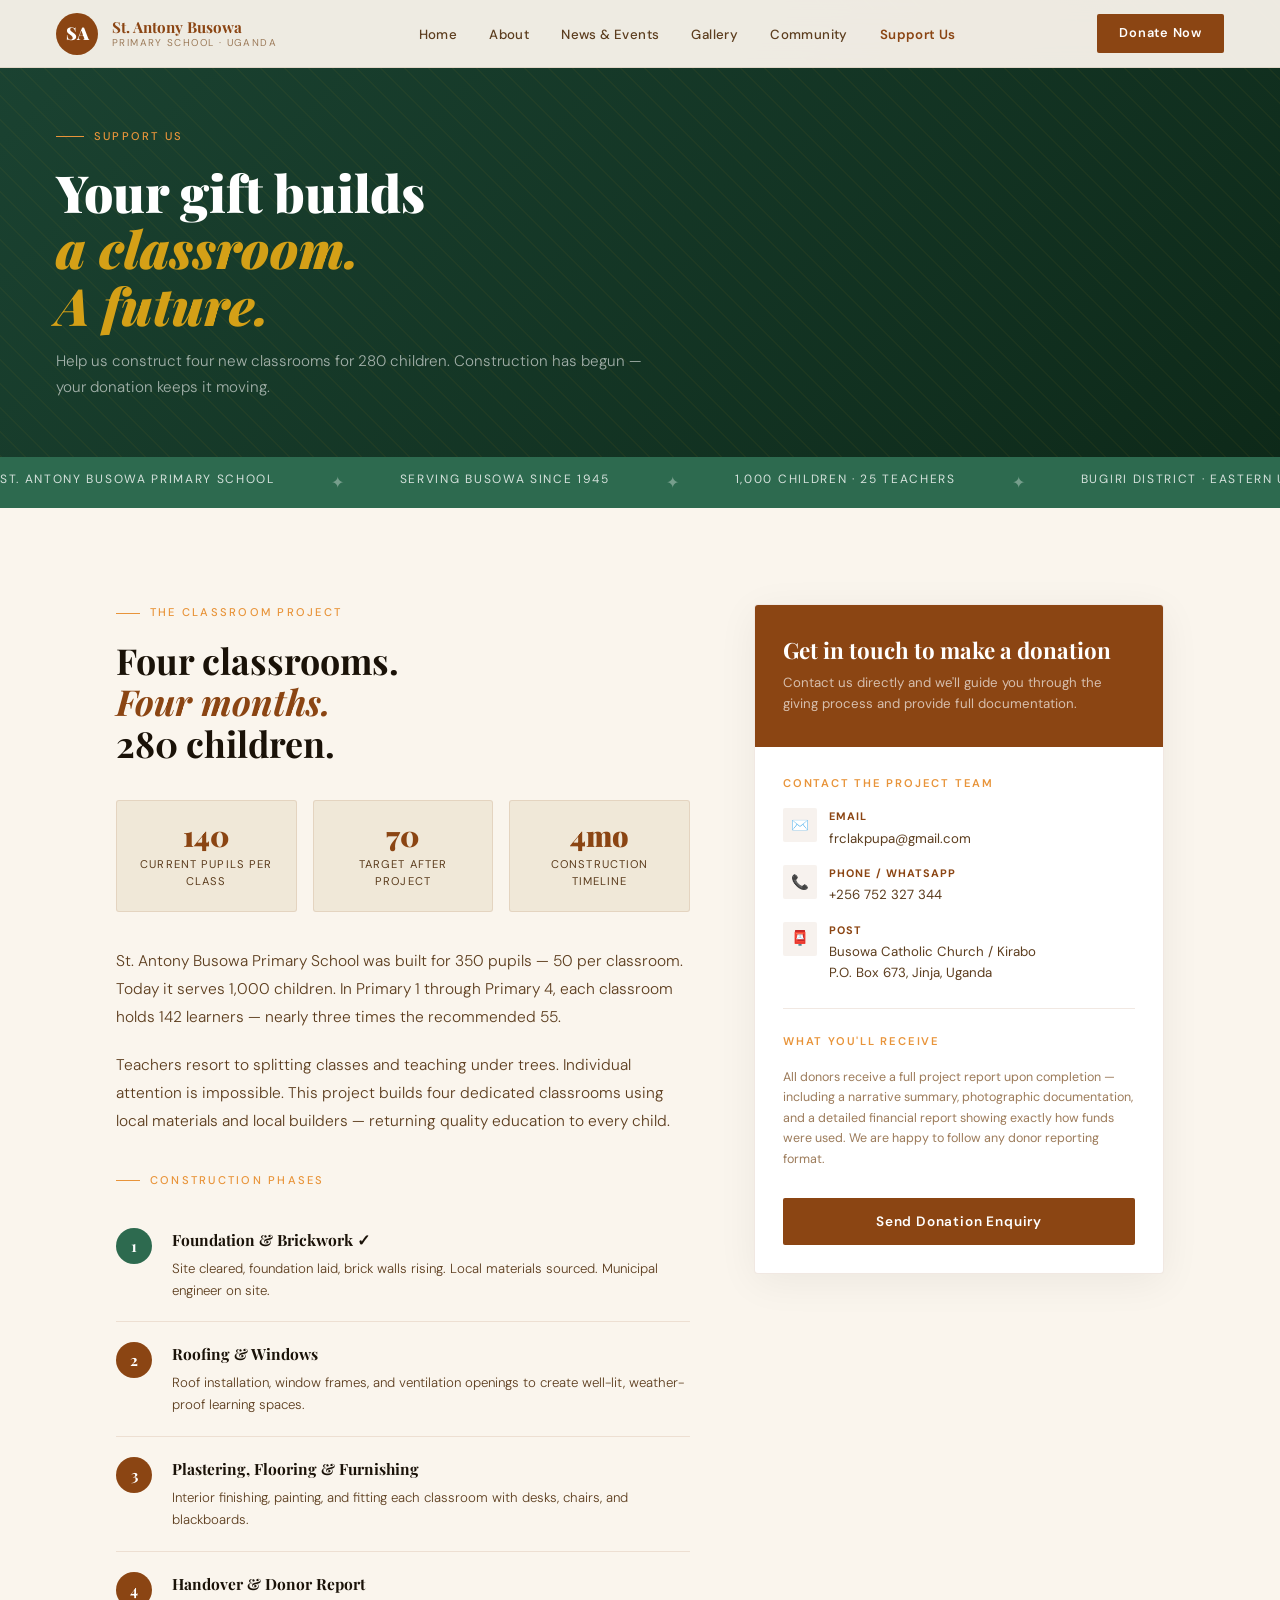
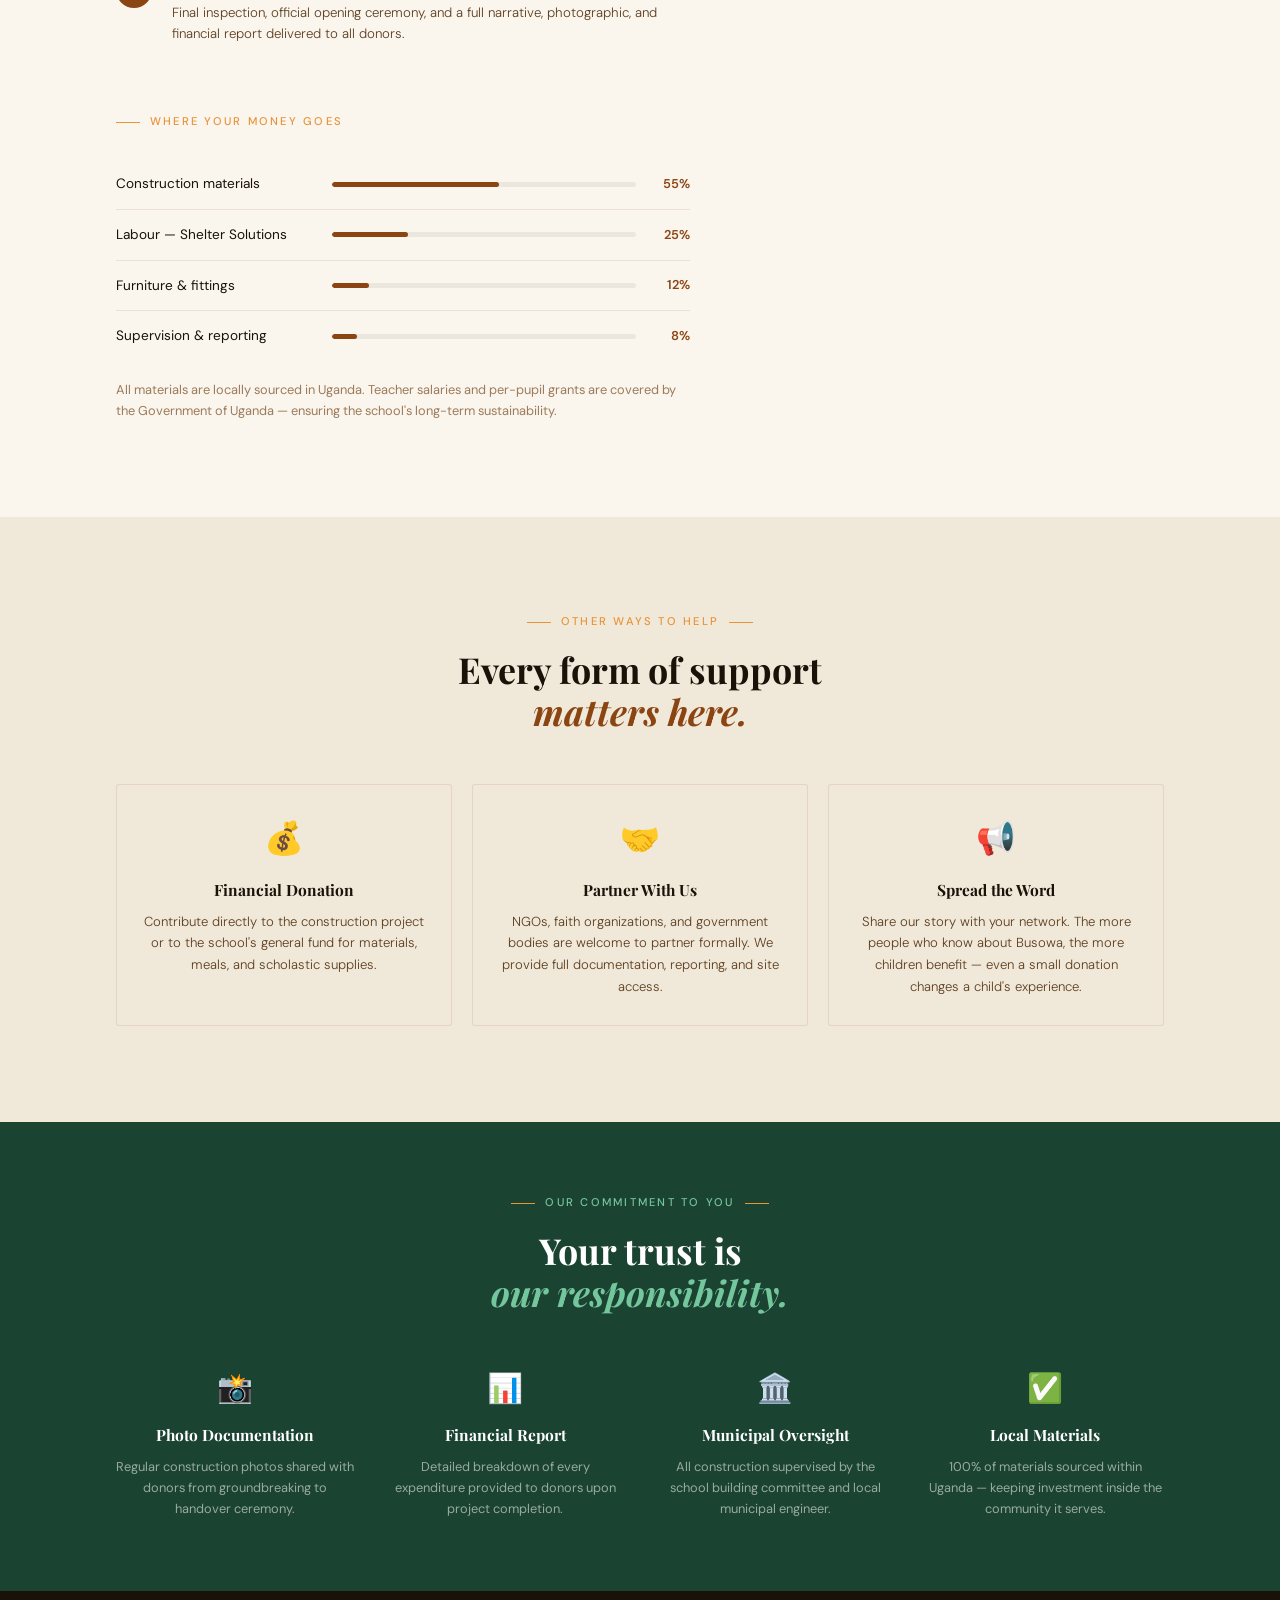
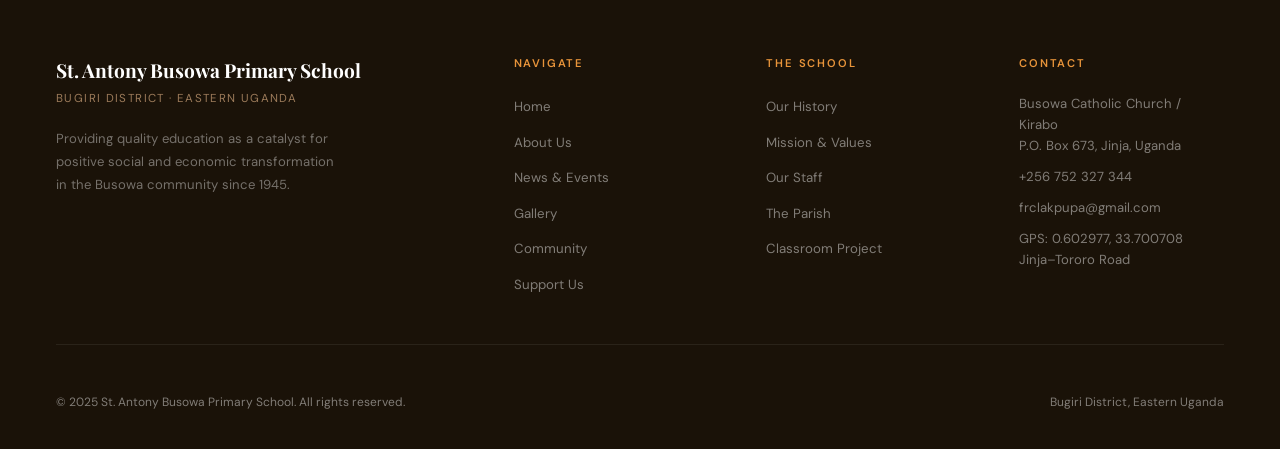
<file: donate.html>
<!DOCTYPE html>
<html lang="en">
<head>
<meta charset="UTF-8">
<meta name="viewport" content="width=device-width, initial-scale=1.0">
<title>Support Us | St. Antony Busowa Primary School</title>
<link rel="stylesheet" href="style.css">
<style>
.donate-layout {
  display:grid; grid-template-columns:1.4fr 1fr;
  gap:64px; align-items:start;
}

/* PROJECT DETAIL */
.project-stat-row {
  display:grid; grid-template-columns:repeat(3,1fr);
  gap:16px; margin:36px 0;
}
.pstat {
  background:var(--cream-dark); border-radius:3px;
  padding:20px 16px; text-align:center;
  border:1px solid var(--border);
}
.pstat-val { font-family:'Playfair Display',serif; font-size:1.8rem; font-weight:900; color:var(--earth); line-height:1; }
.pstat-label { font-size:0.7rem; letter-spacing:0.1em; text-transform:uppercase; color:var(--mid); margin-top:6px; }

/* PHASE LIST */
.phase-list { display:flex; flex-direction:column; gap:0; }
.phase-row {
  display:flex; gap:20px; align-items:flex-start;
  padding:20px 0; border-bottom:1px solid var(--border);
}
.phase-row:last-child { border-bottom:none; }
.phase-num {
  width:36px; height:36px; border-radius:50%; flex-shrink:0;
  background:var(--earth); color:#fff;
  display:flex; align-items:center; justify-content:center;
  font-family:'Playfair Display',serif; font-size:0.95rem; font-weight:700;
}
.phase-num.done { background:var(--green); }
.phase-body {}
.phase-name { font-family:'Playfair Display',serif; font-size:0.97rem; font-weight:700; color:var(--dark); margin-bottom:5px; }
.phase-desc { font-size:0.83rem; line-height:1.65; color:var(--mid); font-weight:300; }

/* BUDGET BARS */
.budget-list { margin-top:28px; }
.b-row {
  display:flex; align-items:center; gap:14px;
  padding:14px 0; border-bottom:1px solid var(--border);
}
.b-row:last-child { border-bottom:none; }
.b-label { flex:1; font-size:0.85rem; color:var(--dark); }
.b-bar { flex:1.5; height:5px; background:rgba(0,0,0,0.06); border-radius:3px; overflow:hidden; }
.b-fill { height:100%; background:var(--earth); border-radius:3px; }
.b-pct { font-size:0.8rem; font-weight:600; color:var(--earth); min-width:40px; text-align:right; }

/* DONATE STICKY PANEL */
.donate-panel {
  position:sticky; top:88px;
  background:#fff; border-radius:4px;
  border:1px solid var(--border);
  overflow:hidden;
  box-shadow:0 8px 40px rgba(0,0,0,0.06);
}
.dp-top {
  background:var(--earth); padding:32px 28px;
}
.dp-top-title {
  font-family:'Playfair Display',serif;
  font-size:1.4rem; font-weight:700; color:#fff; margin-bottom:8px; line-height:1.2;
}
.dp-top-sub { font-size:0.83rem; color:rgba(255,255,255,0.65); line-height:1.6; }
.dp-body { padding:28px; }
.dp-section-title { font-size:0.7rem; letter-spacing:0.16em; text-transform:uppercase; color:var(--amber); font-weight:600; margin-bottom:16px; }
.dp-contact-item {
  display:flex; gap:12px; margin-bottom:16px; align-items:flex-start;
}
.dp-contact-item:last-child { margin-bottom:0; }
.dp-contact-icon {
  width:34px; height:34px; background:rgba(139,69,19,0.07);
  border-radius:2px; display:flex; align-items:center; justify-content:center;
  font-size:0.9rem; flex-shrink:0;
}
.dp-contact-text { font-size:0.83rem; line-height:1.6; color:var(--mid); }
.dp-contact-text strong { display:block; font-size:0.68rem; letter-spacing:0.1em; text-transform:uppercase; color:var(--earth); margin-bottom:2px; }
.dp-contact-text a { color:var(--mid); text-decoration:none; }
.dp-contact-text a:hover { color:var(--earth); }
.dp-divider { height:1px; background:var(--border); margin:24px 0; }
.dp-note { font-size:0.78rem; color:var(--muted); line-height:1.65; }
.dp-cta-row { padding:0 28px 28px; }

/* WAYS TO HELP */
.ways-grid { display:grid; grid-template-columns:repeat(3,1fr); gap:20px; }
.way-card {
  background:var(--cream-dark); border-radius:3px;
  padding:28px 22px; text-align:center;
  border:1px solid var(--border); transition:transform 0.2s;
}
.way-card:hover { transform:translateY(-3px); }
.way-icon { font-size:2rem; margin-bottom:14px; }
.way-title { font-family:'Playfair Display',serif; font-size:0.97rem; font-weight:700; color:var(--dark); margin-bottom:8px; }
.way-text { font-size:0.82rem; line-height:1.65; color:var(--mid); font-weight:300; }

/* ACCOUNTABILITY BAND */
.accountability {
  background:var(--green-dark); padding:72px 0; color:#fff;
}
.acc-grid { display:grid; grid-template-columns:repeat(4,1fr); gap:32px; }
.acc-item { text-align:center; }
.acc-icon { font-size:1.8rem; margin-bottom:12px; }
.acc-title { font-family:'Playfair Display',serif; font-size:0.97rem; font-weight:700; color:#fff; margin-bottom:8px; }
.acc-text { font-size:0.8rem; line-height:1.65; color:rgba(255,255,255,0.55); }

@media (max-width:960px) {
  .donate-layout { grid-template-columns:1fr; }
  .donate-panel { position:static; }
  .ways-grid { grid-template-columns:1fr 1fr; }
  .acc-grid { grid-template-columns:1fr 1fr; gap:24px; }
  .project-stat-row { grid-template-columns:1fr 1fr; }
}
@media (max-width:600px) {
  .ways-grid { grid-template-columns:1fr; }
  .project-stat-row { grid-template-columns:1fr; }
}
</style>
</head>
<body data-page="donate">

<div class="page-hero" style="background:var(--green-dark);">
  <div class="page-hero-bg" style="background:linear-gradient(135deg, var(--green-dark) 0%, #0d2818 100%);"></div>
  <div class="page-hero-pattern"></div>
  <div class="page-hero-content">
    <div class="page-hero-eyebrow">Support Us</div>
    <h1 class="page-hero-title">Your gift builds<br><em>a classroom.<br>A future.</em></h1>
    <p class="page-hero-sub">Help us construct four new classrooms for 280 children. Construction has begun — your donation keeps it moving.</p>
  </div>
</div>

<section class="section" id="project">
  <div class="container">
    <div class="donate-layout">

      <!-- LEFT: PROJECT DETAIL -->
      <div>
        <div class="eyebrow fade-up">The Classroom Project</div>
        <h2 class="section-title fade-up">Four classrooms.<br><em>Four months.</em><br>280 children.</h2>

        <div class="project-stat-row fade-up">
          <div class="pstat">
            <div class="pstat-val">140</div>
            <div class="pstat-label">Current pupils per class</div>
          </div>
          <div class="pstat">
            <div class="pstat-val">70</div>
            <div class="pstat-label">Target after project</div>
          </div>
          <div class="pstat">
            <div class="pstat-val">4mo</div>
            <div class="pstat-label">Construction timeline</div>
          </div>
        </div>

        <p style="font-size:0.97rem;line-height:1.8;color:var(--mid);font-weight:300;margin-bottom:20px;" class="fade-up">
          St. Antony Busowa Primary School was built for 350 pupils — 50 per classroom. Today it serves 1,000 children. In Primary 1 through Primary 4, each classroom holds 142 learners — nearly three times the recommended 55.
        </p>
        <p style="font-size:0.97rem;line-height:1.8;color:var(--mid);font-weight:300;margin-bottom:36px;" class="fade-up">
          Teachers resort to splitting classes and teaching under trees. Individual attention is impossible. This project builds four dedicated classrooms using local materials and local builders — returning quality education to every child.
        </p>

        <!-- PHASES -->
        <div class="fade-up">
          <div class="eyebrow">Construction Phases</div>
          <div class="phase-list">
            <div class="phase-row">
              <div class="phase-num done">1</div>
              <div class="phase-body">
                <div class="phase-name">Foundation & Brickwork ✓</div>
                <div class="phase-desc">Site cleared, foundation laid, brick walls rising. Local materials sourced. Municipal engineer on site.</div>
              </div>
            </div>
            <div class="phase-row">
              <div class="phase-num">2</div>
              <div class="phase-body">
                <div class="phase-name">Roofing & Windows</div>
                <div class="phase-desc">Roof installation, window frames, and ventilation openings to create well-lit, weather-proof learning spaces.</div>
              </div>
            </div>
            <div class="phase-row">
              <div class="phase-num">3</div>
              <div class="phase-body">
                <div class="phase-name">Plastering, Flooring & Furnishing</div>
                <div class="phase-desc">Interior finishing, painting, and fitting each classroom with desks, chairs, and blackboards.</div>
              </div>
            </div>
            <div class="phase-row">
              <div class="phase-num">4</div>
              <div class="phase-body">
                <div class="phase-name">Handover & Donor Report</div>
                <div class="phase-desc">Final inspection, official opening ceremony, and a full narrative, photographic, and financial report delivered to all donors.</div>
              </div>
            </div>
          </div>
        </div>

        <!-- BUDGET -->
        <div style="margin-top:48px;" class="fade-up">
          <div class="eyebrow">Where Your Money Goes</div>
          <div class="budget-list">
            <div class="b-row">
              <span class="b-label">Construction materials</span>
              <div class="b-bar"><div class="b-fill" style="width:55%"></div></div>
              <span class="b-pct">55%</span>
            </div>
            <div class="b-row">
              <span class="b-label">Labour — Shelter Solutions</span>
              <div class="b-bar"><div class="b-fill" style="width:25%"></div></div>
              <span class="b-pct">25%</span>
            </div>
            <div class="b-row">
              <span class="b-label">Furniture & fittings</span>
              <div class="b-bar"><div class="b-fill" style="width:12%"></div></div>
              <span class="b-pct">12%</span>
            </div>
            <div class="b-row">
              <span class="b-label">Supervision & reporting</span>
              <div class="b-bar"><div class="b-fill" style="width:8%"></div></div>
              <span class="b-pct">8%</span>
            </div>
          </div>
          <p style="font-size:0.8rem;color:var(--muted);margin-top:18px;line-height:1.65;">All materials are locally sourced in Uganda. Teacher salaries and per-pupil grants are covered by the Government of Uganda — ensuring the school's long-term sustainability.</p>
        </div>
      </div>

      <!-- RIGHT: DONATE PANEL -->
      <div>
        <div class="donate-panel fade-up delay-2">
          <div class="dp-top">
            <div class="dp-top-title">Get in touch to make a donation</div>
            <div class="dp-top-sub">Contact us directly and we'll guide you through the giving process and provide full documentation.</div>
          </div>
          <div class="dp-body">
            <div class="dp-section-title">Contact the Project Team</div>
            <div class="dp-contact-item">
              <div class="dp-contact-icon">✉️</div>
              <div class="dp-contact-text">
                <strong>Email</strong>
                <a href="mailto:frclakpupa@gmail.com">frclakpupa@gmail.com</a>
              </div>
            </div>
            <div class="dp-contact-item">
              <div class="dp-contact-icon">📞</div>
              <div class="dp-contact-text">
                <strong>Phone / WhatsApp</strong>
                <a href="tel:+256752327344">+256 752 327 344</a>
              </div>
            </div>
            <div class="dp-contact-item">
              <div class="dp-contact-icon">📮</div>
              <div class="dp-contact-text">
                <strong>Post</strong>
                Busowa Catholic Church / Kirabo<br>P.O. Box 673, Jinja, Uganda
              </div>
            </div>
            <div class="dp-divider"></div>
            <div class="dp-section-title">What you'll receive</div>
            <div class="dp-note">
              All donors receive a full project report upon completion — including a narrative summary, photographic documentation, and a detailed financial report showing exactly how funds were used. We are happy to follow any donor reporting format.
            </div>
          </div>
          <div class="dp-cta-row">
            <a href="mailto:frclakpupa@gmail.com?subject=Donation%20Enquiry%20–%20Busowa%20Classroom%20Project&body=Hello%2C%0A%0AI%20am%20interested%20in%20supporting%20the%20Busowa%20classroom%20construction%20project.%20Please%20send%20me%20more%20details.%0A%0AThank%20you." class="btn btn-earth" style="width:100%;justify-content:center;">Send Donation Enquiry</a>
          </div>
        </div>
      </div>
    </div>
  </div>
</section>

<!-- WAYS TO HELP -->
<section class="section" style="background:var(--cream-dark);">
  <div class="container">
    <div style="text-align:center;max-width:560px;margin:0 auto 52px;" class="fade-up">
      <div class="eyebrow center">Other Ways to Help</div>
      <h2 class="section-title" style="text-align:center;">Every form of support<br><em>matters here.</em></h2>
    </div>
    <div class="ways-grid">
      <div class="way-card fade-up">
        <div class="way-icon">💰</div>
        <div class="way-title">Financial Donation</div>
        <div class="way-text">Contribute directly to the construction project or to the school's general fund for materials, meals, and scholastic supplies.</div>
      </div>
      <div class="way-card fade-up delay-1">
        <div class="way-icon">🤝</div>
        <div class="way-title">Partner With Us</div>
        <div class="way-text">NGOs, faith organizations, and government bodies are welcome to partner formally. We provide full documentation, reporting, and site access.</div>
      </div>
      <div class="way-card fade-up delay-2">
        <div class="way-icon">📢</div>
        <div class="way-title">Spread the Word</div>
        <div class="way-text">Share our story with your network. The more people who know about Busowa, the more children benefit — even a small donation changes a child's experience.</div>
      </div>
    </div>
  </div>
</section>

<!-- ACCOUNTABILITY BAND -->
<div class="accountability">
  <div class="container">
    <div style="text-align:center;margin-bottom:52px;" class="fade-up">
      <div class="eyebrow center" style="color:var(--light-green);">Our Commitment to You</div>
      <h2 class="section-title light" style="text-align:center;">Your trust is<br><em>our responsibility.</em></h2>
    </div>
    <div class="acc-grid fade-up">
      <div class="acc-item">
        <div class="acc-icon">📸</div>
        <div class="acc-title">Photo Documentation</div>
        <div class="acc-text">Regular construction photos shared with donors from groundbreaking to handover ceremony.</div>
      </div>
      <div class="acc-item">
        <div class="acc-icon">📊</div>
        <div class="acc-title">Financial Report</div>
        <div class="acc-text">Detailed breakdown of every expenditure provided to donors upon project completion.</div>
      </div>
      <div class="acc-item">
        <div class="acc-icon">🏛️</div>
        <div class="acc-title">Municipal Oversight</div>
        <div class="acc-text">All construction supervised by the school building committee and local municipal engineer.</div>
      </div>
      <div class="acc-item">
        <div class="acc-icon">✅</div>
        <div class="acc-title">Local Materials</div>
        <div class="acc-text">100% of materials sourced within Uganda — keeping investment inside the community it serves.</div>
      </div>
    </div>
  </div>
</div>

<script src="shared.js"></script>
</body>
</html>
</file>
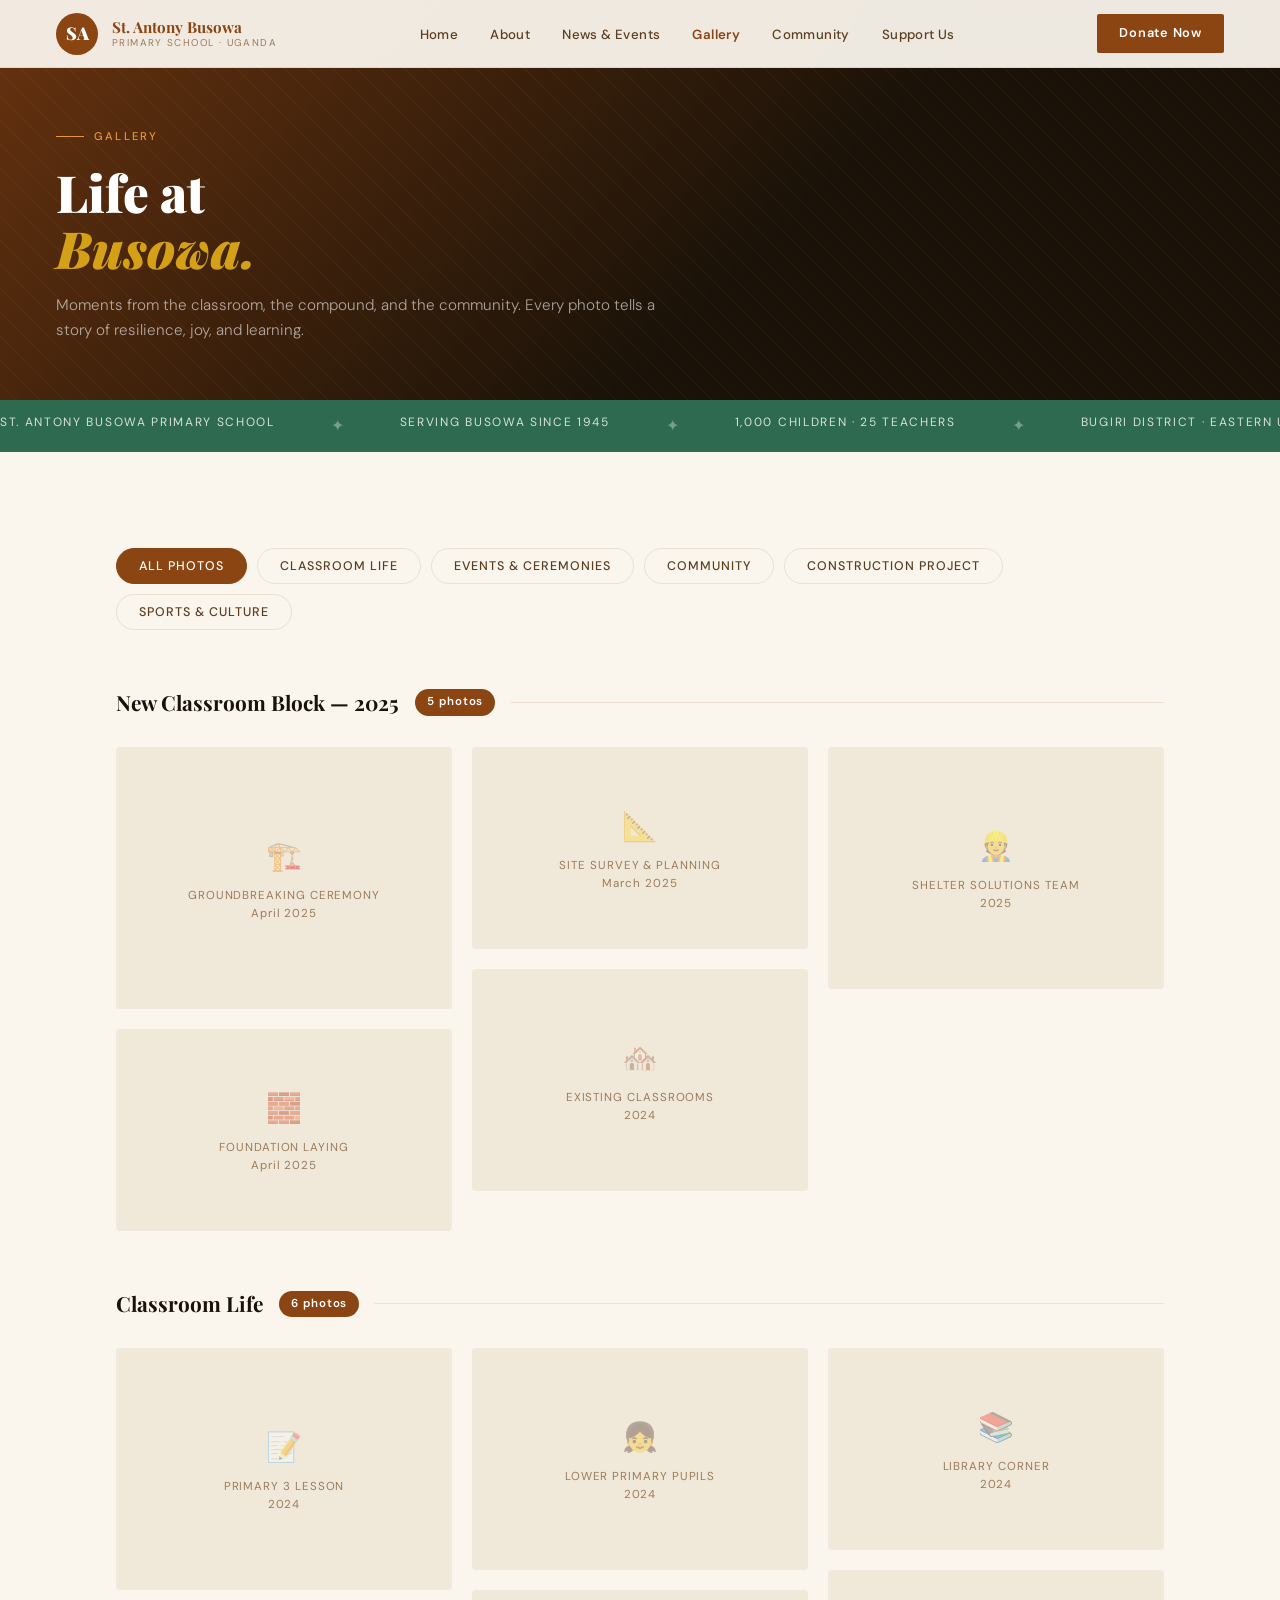
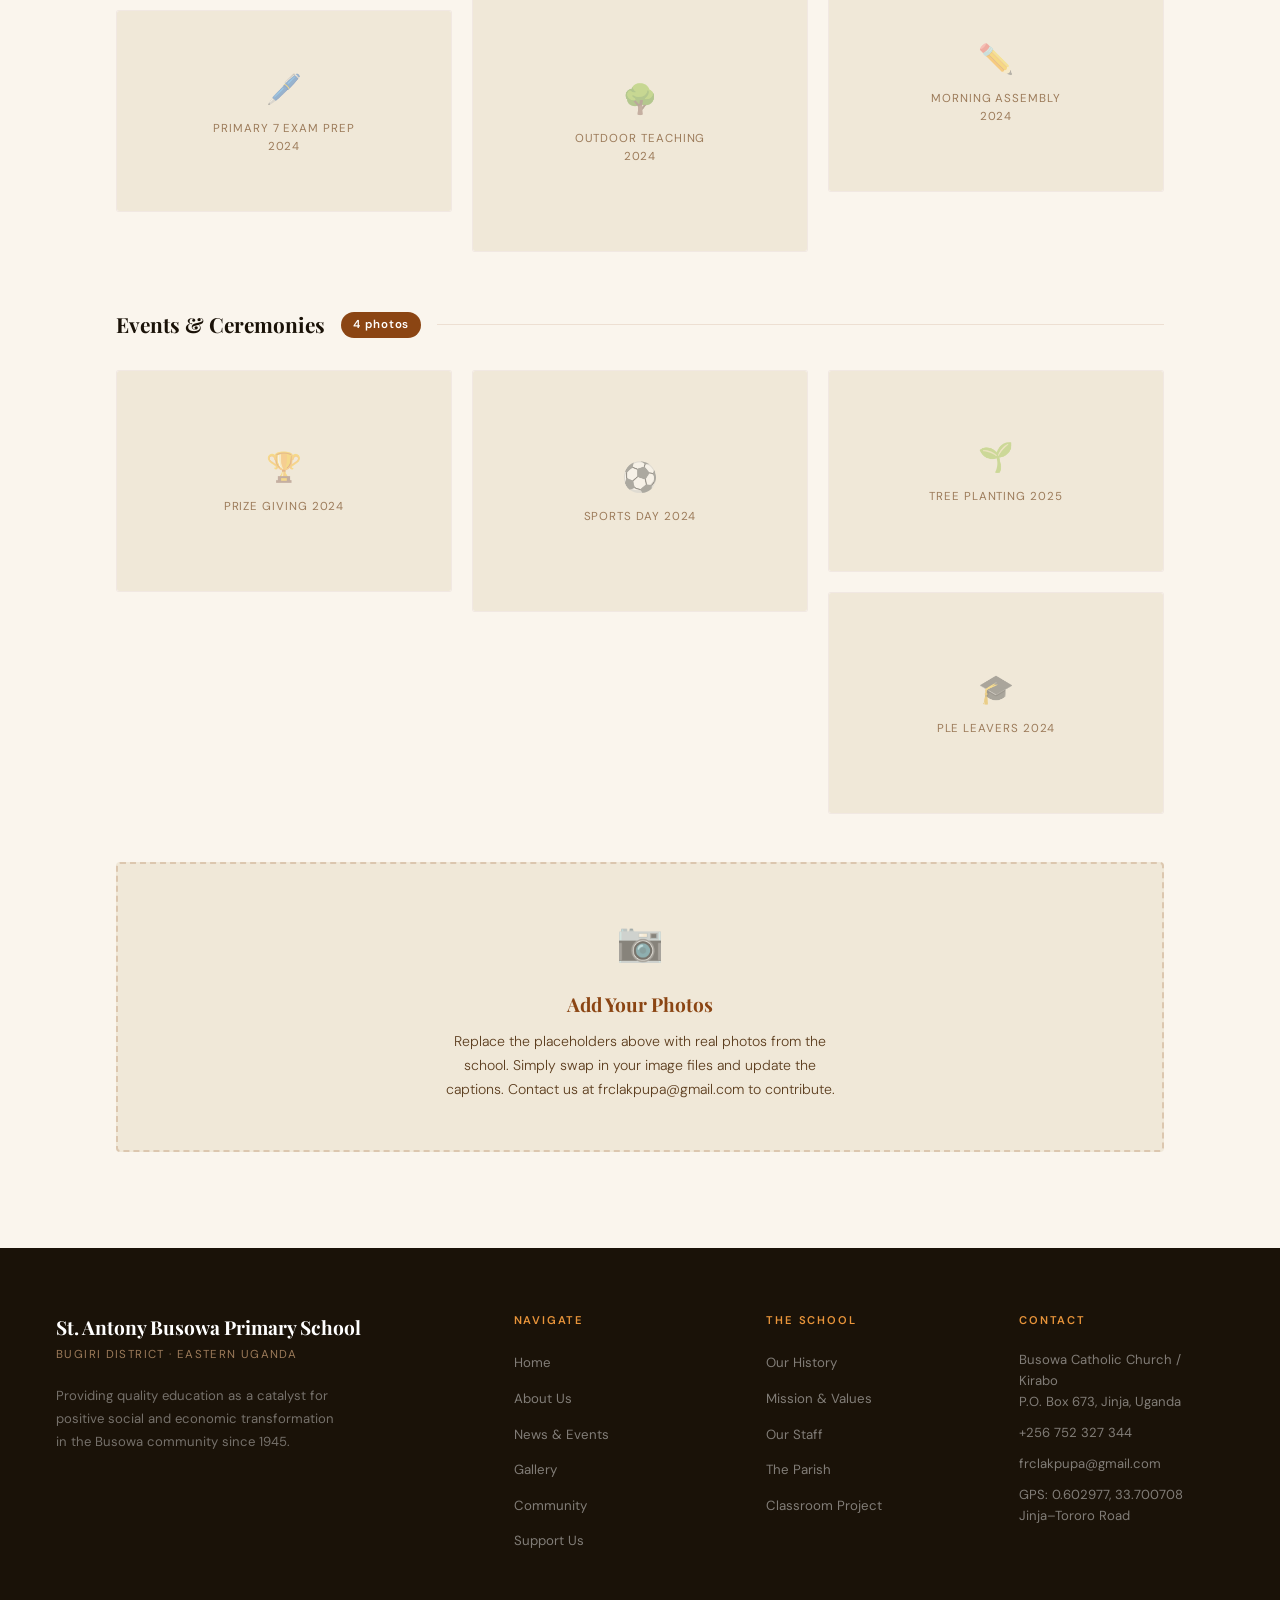
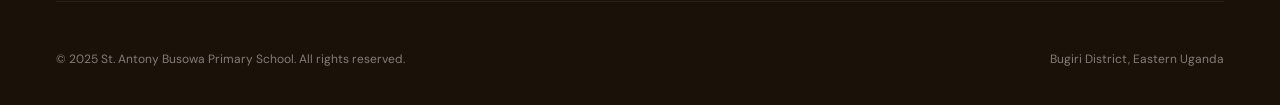
<file: gallery.html>
<!DOCTYPE html>
<html lang="en">
<head>
<meta charset="UTF-8">
<meta name="viewport" content="width=device-width, initial-scale=1.0">
<title>Gallery | St. Antony Busowa Primary School</title>
<link rel="stylesheet" href="style.css">
<style>
.gallery-filter {
  display:flex; gap:10px; flex-wrap:wrap; margin-bottom:52px;
}
.gf-btn {
  padding:9px 22px; border-radius:20px;
  border:1.5px solid var(--border); background:transparent;
  font-size:0.78rem; letter-spacing:0.08em; text-transform:uppercase;
  color:var(--mid); cursor:pointer; transition:all 0.18s;
  font-family:'DM Sans',sans-serif; font-weight:500;
}
.gf-btn:hover,.gf-btn.active { background:var(--earth); color:#fff; border-color:var(--earth); }

.gallery-grid {
  columns:3; gap:20px;
}
.gallery-item {
  break-inside:avoid; margin-bottom:20px;
  border-radius:3px; overflow:hidden;
  position:relative; cursor:pointer;
  border:1px solid var(--border);
  background:#fff;
}
.gallery-item:hover .gallery-overlay { opacity:1; }
.gallery-placeholder {
  background:var(--cream-dark);
  display:flex; align-items:center; justify-content:center;
  flex-direction:column; gap:8px;
  color:var(--muted); font-size:0.72rem; letter-spacing:0.08em;
  text-align:center; padding:20px;
}
.gallery-placeholder .icon { font-size:1.8rem; opacity:0.4; }
.gallery-overlay {
  position:absolute; inset:0;
  background:rgba(26,18,8,0.7);
  display:flex; align-items:flex-end;
  padding:20px; opacity:0; transition:opacity 0.25s;
}
.gallery-overlay-text { color:#fff; }
.gallery-caption { font-size:0.85rem; font-weight:500; line-height:1.4; }
.gallery-sub { font-size:0.72rem; color:rgba(255,255,255,0.6); margin-top:4px; }

/* album section header */
.album-header {
  display:flex; align-items:center; gap:16px; margin:56px 0 28px;
}
.album-header:first-of-type { margin-top:0; }
.album-title {
  font-family:'Playfair Display',serif;
  font-size:1.3rem; font-weight:700; color:var(--dark);
}
.album-count {
  background:var(--earth); color:#fff;
  font-size:0.72rem; padding:4px 12px; border-radius:20px;
  font-weight:600; letter-spacing:0.08em;
}
.album-line { flex:1; height:1px; background:var(--border); }

/* Lightbox */
.lightbox {
  position:fixed; inset:0; background:rgba(0,0,0,0.92);
  z-index:500; display:none; align-items:center; justify-content:center;
}
.lightbox.open { display:flex; }
.lightbox-inner { max-width:80vw; max-height:80vh; position:relative; }
.lightbox-inner img { max-width:100%; max-height:80vh; object-fit:contain; }
.lightbox-close {
  position:fixed; top:24px; right:32px;
  font-size:2rem; color:#fff; cursor:pointer; opacity:0.7;
  transition:opacity 0.2s; background:none; border:none; line-height:1;
}
.lightbox-close:hover { opacity:1; }
.lightbox-placeholder {
  width:600px; max-width:80vw; height:400px;
  background:var(--cream-dark); border-radius:3px;
  display:flex; align-items:center; justify-content:center;
  color:var(--mid); font-size:0.9rem;
}

.upload-cta {
  background:var(--cream-dark); border:2px dashed rgba(139,69,19,0.2);
  border-radius:4px; padding:48px; text-align:center; margin-top:48px;
}
.upload-cta-icon { font-size:2.4rem; margin-bottom:16px; opacity:0.5; }
.upload-cta-title { font-family:'Playfair Display',serif; font-size:1.2rem; font-weight:700; color:var(--earth); margin-bottom:10px; }
.upload-cta-text { font-size:0.88rem; color:var(--mid); line-height:1.7; font-weight:300; max-width:400px; margin:0 auto; }

@media (max-width:960px) {
  .gallery-grid { columns:2; }
}
@media (max-width:600px) {
  .gallery-grid { columns:1; }
}
</style>
</head>
<body data-page="gallery">

<div class="page-hero">
  <div class="page-hero-bg"></div>
  <div class="page-hero-pattern"></div>
  <div class="page-hero-content">
    <div class="page-hero-eyebrow">Gallery</div>
    <h1 class="page-hero-title">Life at<br><em>Busowa.</em></h1>
    <p class="page-hero-sub">Moments from the classroom, the compound, and the community. Every photo tells a story of resilience, joy, and learning.</p>
  </div>
</div>

<section class="section">
  <div class="container">

    <div class="gallery-filter fade-up">
      <button class="gf-btn active">All Photos</button>
      <button class="gf-btn">Classroom Life</button>
      <button class="gf-btn">Events & Ceremonies</button>
      <button class="gf-btn">Community</button>
      <button class="gf-btn">Construction Project</button>
      <button class="gf-btn">Sports & Culture</button>
    </div>

    <!-- ALBUM: Construction Project -->
    <div class="album-header fade-up">
      <div class="album-title">New Classroom Block — 2025</div>
      <div class="album-count">5 photos</div>
      <div class="album-line"></div>
    </div>
    <div class="gallery-grid fade-up">
      <div class="gallery-item" style="aspect-ratio:unset;">
        <div class="gallery-placeholder" style="height:260px;">
          <div class="icon">🏗️</div>
          GROUNDBREAKING CEREMONY<br>April 2025
        </div>
        <div class="gallery-overlay">
          <div class="gallery-overlay-text">
            <div class="gallery-caption">Groundbreaking Ceremony</div>
            <div class="gallery-sub">April 2025 · Construction Project</div>
          </div>
        </div>
      </div>
      <div class="gallery-item">
        <div class="gallery-placeholder" style="height:200px;">
          <div class="icon">🧱</div>
          FOUNDATION LAYING<br>April 2025
        </div>
        <div class="gallery-overlay">
          <div class="gallery-overlay-text">
            <div class="gallery-caption">Foundation Laying</div>
            <div class="gallery-sub">April 2025 · Construction Project</div>
          </div>
        </div>
      </div>
      <div class="gallery-item">
        <div class="gallery-placeholder" style="height:200px;">
          <div class="icon">📐</div>
          SITE SURVEY & PLANNING<br>March 2025
        </div>
        <div class="gallery-overlay">
          <div class="gallery-overlay-text">
            <div class="gallery-caption">Site Survey with Municipal Engineer</div>
            <div class="gallery-sub">March 2025 · Construction Project</div>
          </div>
        </div>
      </div>
      <div class="gallery-item">
        <div class="gallery-placeholder" style="height:220px;">
          <div class="icon">🏘️</div>
          EXISTING CLASSROOMS<br>2024
        </div>
        <div class="gallery-overlay">
          <div class="gallery-overlay-text">
            <div class="gallery-caption">Existing Classroom Block</div>
            <div class="gallery-sub">2024 · School Campus</div>
          </div>
        </div>
      </div>
      <div class="gallery-item">
        <div class="gallery-placeholder" style="height:240px;">
          <div class="icon">👷</div>
          SHELTER SOLUTIONS TEAM<br>2025
        </div>
        <div class="gallery-overlay">
          <div class="gallery-overlay-text">
            <div class="gallery-caption">Construction Team — Shelter Solutions</div>
            <div class="gallery-sub">2025 · Construction Project</div>
          </div>
        </div>
      </div>
    </div>

    <!-- ALBUM: Classroom Life -->
    <div class="album-header fade-up">
      <div class="album-title">Classroom Life</div>
      <div class="album-count">6 photos</div>
      <div class="album-line"></div>
    </div>
    <div class="gallery-grid fade-up">
      <div class="gallery-item">
        <div class="gallery-placeholder" style="height:240px;">
          <div class="icon">📝</div>
          PRIMARY 3 LESSON<br>2024
        </div>
        <div class="gallery-overlay">
          <div class="gallery-overlay-text">
            <div class="gallery-caption">Primary 3 — Reading Lesson</div>
            <div class="gallery-sub">2024 · Classroom Life</div>
          </div>
        </div>
      </div>
      <div class="gallery-item">
        <div class="gallery-placeholder" style="height:200px;">
          <div class="icon">🖊️</div>
          PRIMARY 7 EXAM PREP<br>2024
        </div>
        <div class="gallery-overlay">
          <div class="gallery-overlay-text">
            <div class="gallery-caption">Primary 7 — PLE Preparation</div>
            <div class="gallery-sub">2024 · Classroom Life</div>
          </div>
        </div>
      </div>
      <div class="gallery-item">
        <div class="gallery-placeholder" style="height:220px;">
          <div class="icon">👧</div>
          LOWER PRIMARY PUPILS<br>2024
        </div>
        <div class="gallery-overlay">
          <div class="gallery-overlay-text">
            <div class="gallery-caption">Lower Primary Learners</div>
            <div class="gallery-sub">2024 · Classroom Life</div>
          </div>
        </div>
      </div>
      <div class="gallery-item">
        <div class="gallery-placeholder" style="height:260px;">
          <div class="icon">🌳</div>
          OUTDOOR TEACHING<br>2024
        </div>
        <div class="gallery-overlay">
          <div class="gallery-overlay-text">
            <div class="gallery-caption">Lessons Under Tree Shade</div>
            <div class="gallery-sub">2024 · Overcrowding Challenge</div>
          </div>
        </div>
      </div>
      <div class="gallery-item">
        <div class="gallery-placeholder" style="height:200px;">
          <div class="icon">📚</div>
          LIBRARY CORNER<br>2024
        </div>
        <div class="gallery-overlay">
          <div class="gallery-overlay-text">
            <div class="gallery-caption">School Library Corner</div>
            <div class="gallery-sub">2024 · Classroom Life</div>
          </div>
        </div>
      </div>
      <div class="gallery-item">
        <div class="gallery-placeholder" style="height:220px;">
          <div class="icon">✏️</div>
          MORNING ASSEMBLY<br>2024
        </div>
        <div class="gallery-overlay">
          <div class="gallery-overlay-text">
            <div class="gallery-caption">Morning Assembly</div>
            <div class="gallery-sub">2024 · School Life</div>
          </div>
        </div>
      </div>
    </div>

    <!-- ALBUM: Events -->
    <div class="album-header fade-up">
      <div class="album-title">Events & Ceremonies</div>
      <div class="album-count">4 photos</div>
      <div class="album-line"></div>
    </div>
    <div class="gallery-grid fade-up">
      <div class="gallery-item">
        <div class="gallery-placeholder" style="height:220px;">
          <div class="icon">🏆</div>
          PRIZE GIVING 2024<br>
        </div>
        <div class="gallery-overlay">
          <div class="gallery-overlay-text">
            <div class="gallery-caption">Annual Prize Giving Ceremony</div>
            <div class="gallery-sub">2024 · Events</div>
          </div>
        </div>
      </div>
      <div class="gallery-item">
        <div class="gallery-placeholder" style="height:240px;">
          <div class="icon">⚽</div>
          SPORTS DAY 2024
        </div>
        <div class="gallery-overlay">
          <div class="gallery-overlay-text">
            <div class="gallery-caption">Annual Sports Day</div>
            <div class="gallery-sub">2024 · Events</div>
          </div>
        </div>
      </div>
      <div class="gallery-item">
        <div class="gallery-placeholder" style="height:200px;">
          <div class="icon">🌱</div>
          TREE PLANTING 2025
        </div>
        <div class="gallery-overlay">
          <div class="gallery-overlay-text">
            <div class="gallery-caption">Community Tree Planting Drive</div>
            <div class="gallery-sub">2025 · Environment</div>
          </div>
        </div>
      </div>
      <div class="gallery-item">
        <div class="gallery-placeholder" style="height:220px;">
          <div class="icon">🎓</div>
          PLE LEAVERS 2024
        </div>
        <div class="gallery-overlay">
          <div class="gallery-overlay-text">
            <div class="gallery-caption">Primary 7 Leavers — 2024</div>
            <div class="gallery-sub">2024 · Graduation</div>
          </div>
        </div>
      </div>
    </div>

    <!-- UPLOAD CTA -->
    <div class="upload-cta fade-up">
      <div class="upload-cta-icon">📷</div>
      <div class="upload-cta-title">Add Your Photos</div>
      <div class="upload-cta-text">Replace the placeholders above with real photos from the school. Simply swap in your image files and update the captions. Contact us at frclakpupa@gmail.com to contribute.</div>
    </div>

  </div>
</section>

<div class="lightbox" id="lightbox">
  <button class="lightbox-close" id="lightbox-close">×</button>
  <div class="lightbox-inner">
    <div class="lightbox-placeholder">📷 Photo will appear here</div>
  </div>
</div>

<script src="shared.js"></script>
<script>
  document.querySelectorAll('.gf-btn').forEach(btn => {
    btn.addEventListener('click', () => {
      document.querySelectorAll('.gf-btn').forEach(b => b.classList.remove('active'));
      btn.classList.add('active');
    });
  });
  document.getElementById('lightbox-close').addEventListener('click', () => {
    document.getElementById('lightbox').classList.remove('open');
  });
</script>
</body>
</html>
</file>
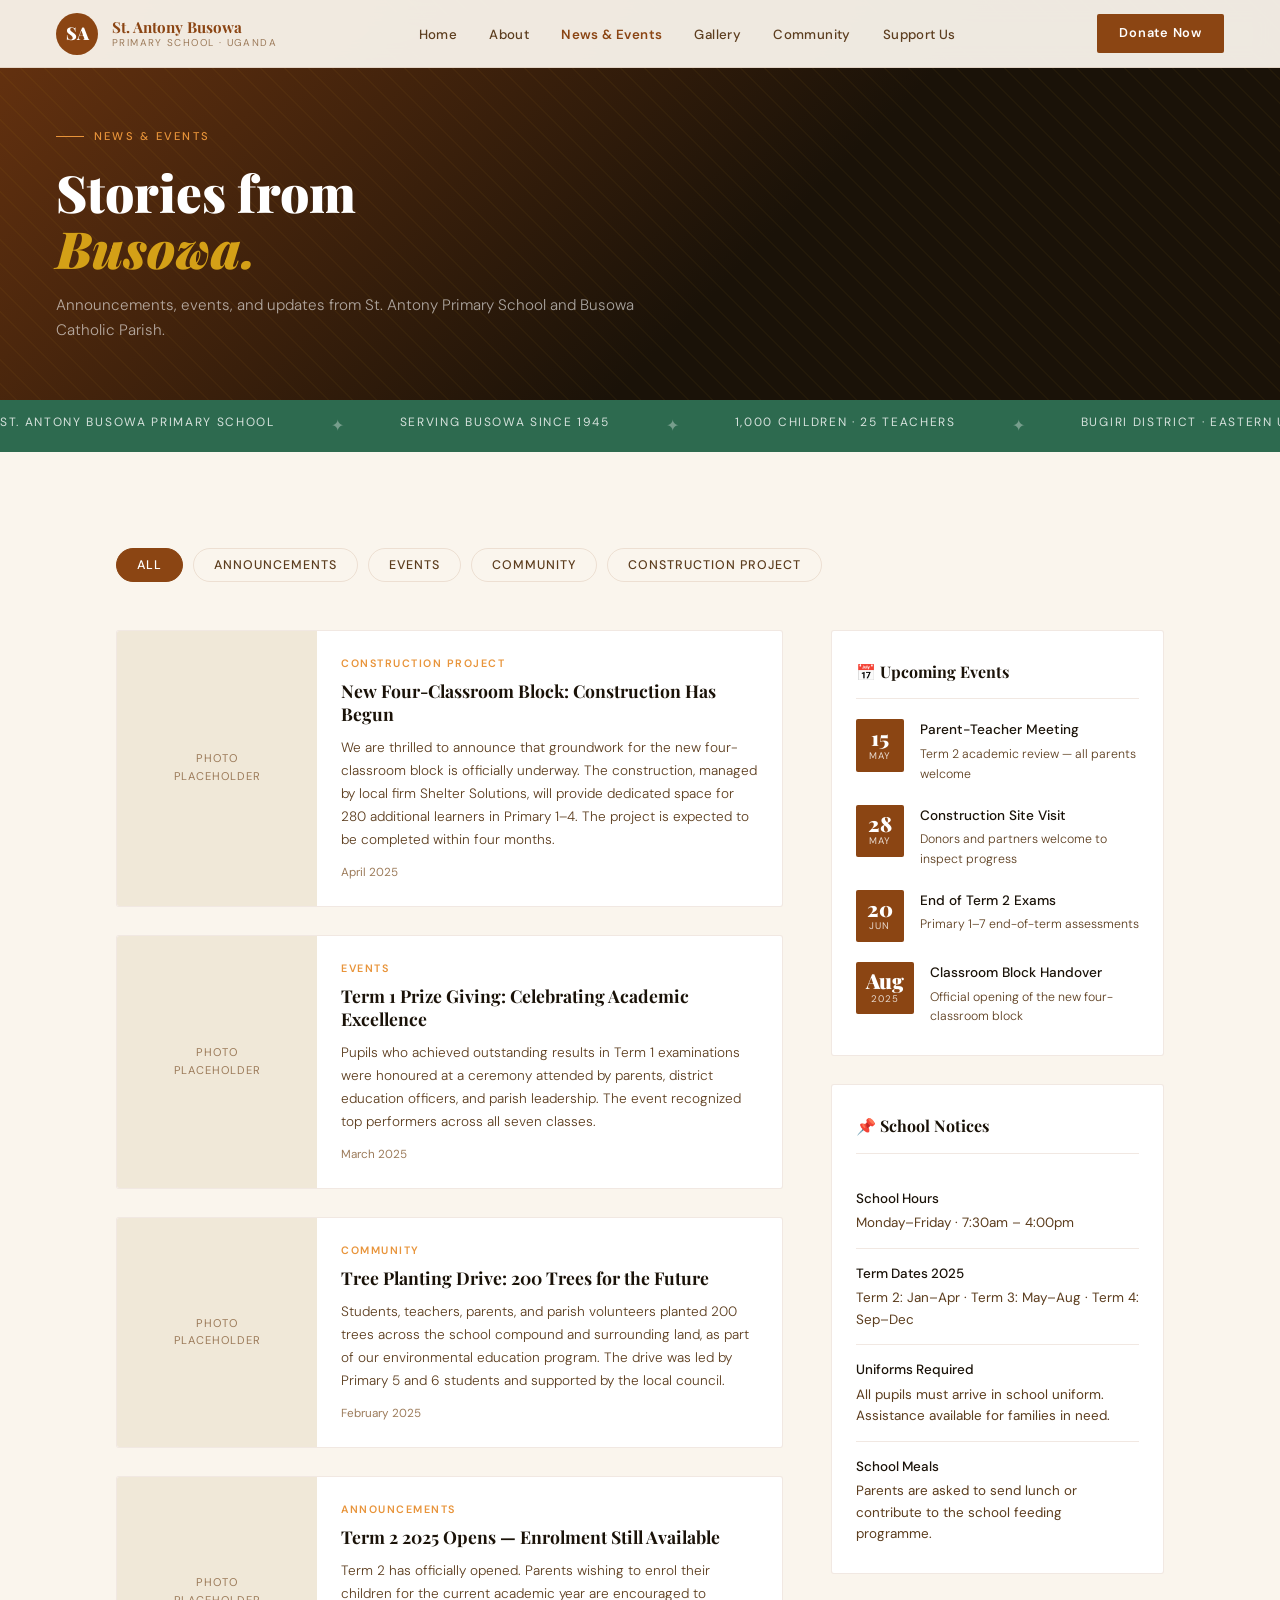
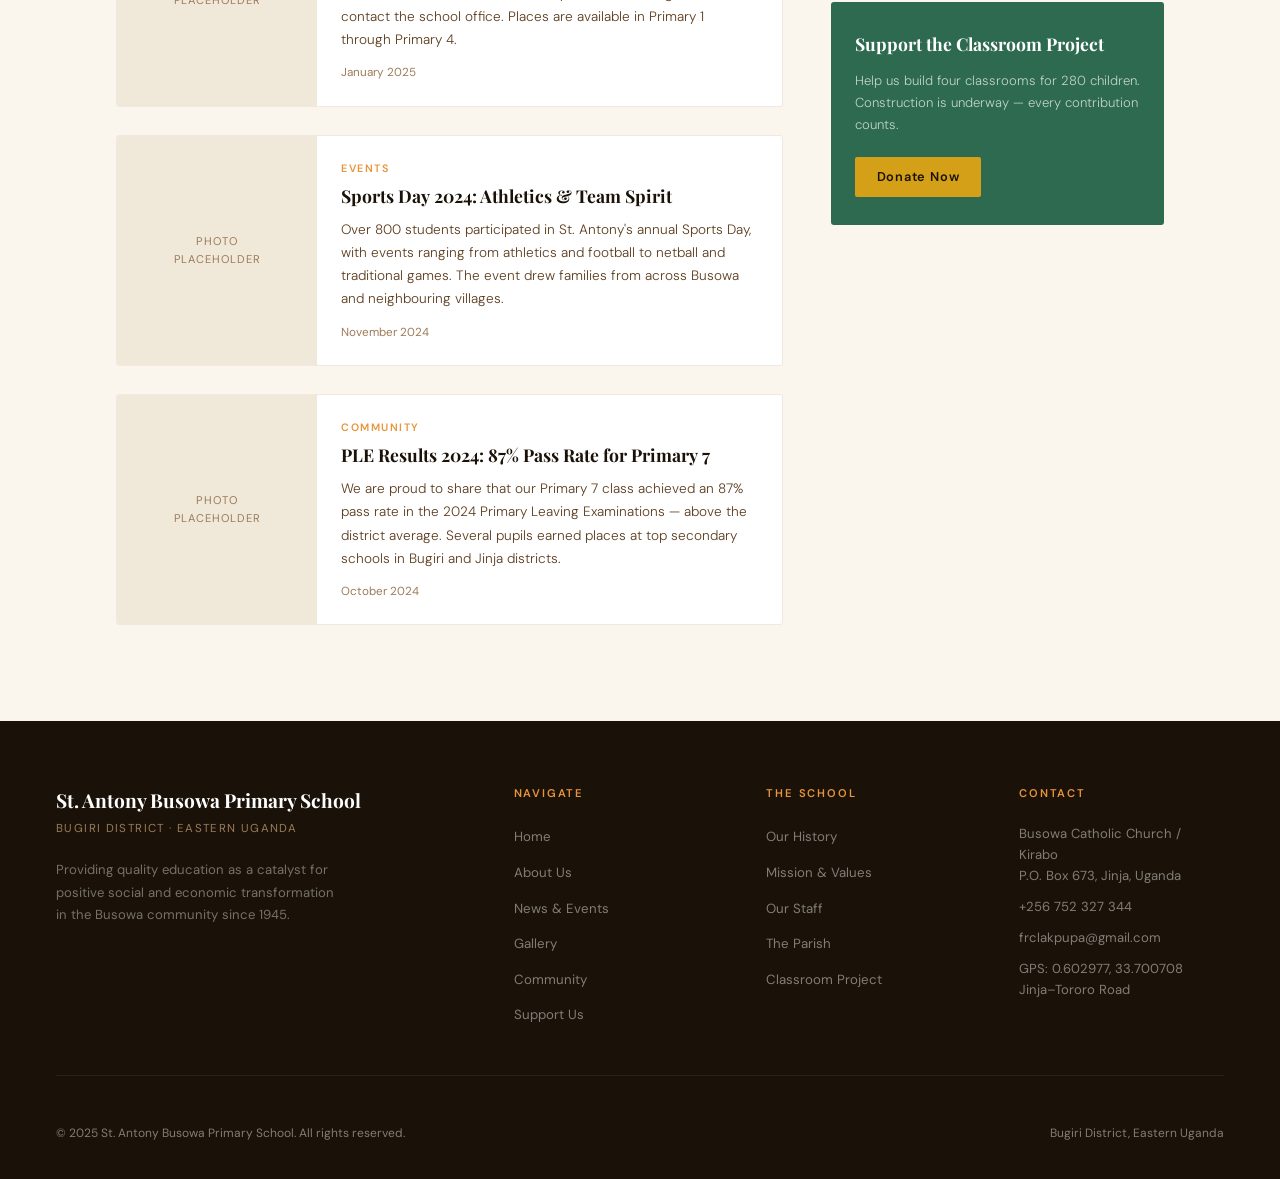
<file: news.html>
<!DOCTYPE html>
<html lang="en">
<head>
<meta charset="UTF-8">
<meta name="viewport" content="width=device-width, initial-scale=1.0">
<title>News & Events | St. Antony Busowa Primary School</title>
<link rel="stylesheet" href="style.css">
<style>
.filter-bar {
  display:flex; gap:10px; flex-wrap:wrap; margin-bottom:48px;
}
.filter-btn {
  padding:8px 20px; border-radius:20px; border:1.5px solid var(--border);
  background:transparent; font-size:0.78rem; letter-spacing:0.08em;
  text-transform:uppercase; color:var(--mid); cursor:pointer;
  transition:all 0.18s; font-family:'DM Sans',sans-serif; font-weight:500;
}
.filter-btn:hover,.filter-btn.active {
  background:var(--earth); color:#fff; border-color:var(--earth);
}

.news-main-grid {
  display:grid; grid-template-columns:2fr 1fr;
  gap:48px; align-items:start;
}
.news-list { display:flex; flex-direction:column; gap:28px; }
.news-item {
  display:grid; grid-template-columns:200px 1fr;
  gap:24px; background:#fff; border-radius:3px;
  border:1px solid var(--border); overflow:hidden;
  transition:transform 0.2s, box-shadow 0.2s;
}
.news-item:hover { transform:translateY(-3px); box-shadow:0 16px 40px rgba(0,0,0,0.07); }
.news-item-img {
  background:var(--cream-dark);
  display:flex; align-items:center; justify-content:center;
  color:var(--muted); font-size:0.7rem; letter-spacing:0.08em;
  text-align:center; padding:12px;
}
.news-item-body { padding:24px 24px 24px 0; }
.news-item-tag { font-size:0.67rem; letter-spacing:0.14em; text-transform:uppercase; color:var(--amber); font-weight:600; margin-bottom:8px; }
.news-item-title { font-family:'Playfair Display',serif; font-size:1.1rem; font-weight:700; color:var(--dark); margin-bottom:10px; line-height:1.3; }
.news-item-text { font-size:0.85rem; line-height:1.7; color:var(--mid); font-weight:300; }
.news-item-date { font-size:0.73rem; color:var(--muted); margin-top:12px; }

/* SIDEBAR */
.sidebar { display:flex; flex-direction:column; gap:28px; }
.sidebar-card {
  background:#fff; border-radius:3px;
  border:1px solid var(--border); padding:28px 24px;
}
.sidebar-title {
  font-family:'Playfair Display',serif;
  font-size:1rem; font-weight:700; color:var(--dark);
  margin-bottom:20px; padding-bottom:14px;
  border-bottom:1px solid var(--border);
}
.event-item {
  display:flex; gap:16px; margin-bottom:20px; align-items:flex-start;
}
.event-item:last-child { margin-bottom:0; }
.event-date-box {
  background:var(--earth); color:#fff; border-radius:2px;
  padding:8px 10px; text-align:center; flex-shrink:0; min-width:48px;
}
.event-date-day { font-family:'Playfair Display',serif; font-size:1.3rem; font-weight:900; line-height:1; }
.event-date-month { font-size:0.6rem; letter-spacing:0.1em; text-transform:uppercase; opacity:0.8; }
.event-name { font-size:0.85rem; font-weight:500; color:var(--dark); margin-bottom:4px; }
.event-note { font-size:0.77rem; color:var(--mid); font-weight:300; }

.notice-item {
  padding:14px 0; border-bottom:1px solid var(--border);
  font-size:0.84rem; color:var(--mid); line-height:1.6;
}
.notice-item:last-child { border-bottom:none; padding-bottom:0; }
.notice-item strong { display:block; color:var(--dark); font-weight:500; margin-bottom:3px; }

.cta-sidebar {
  background:var(--green); border-radius:3px;
  padding:28px 24px; color:#fff;
}
.cta-sidebar-title { font-family:'Playfair Display',serif; font-size:1.1rem; font-weight:700; margin-bottom:12px; }
.cta-sidebar-text { font-size:0.82rem; line-height:1.7; color:rgba(255,255,255,0.7); margin-bottom:20px; font-weight:300; }

@media (max-width:960px) {
  .news-main-grid { grid-template-columns:1fr; }
  .news-item { grid-template-columns:1fr; }
  .news-item-img { height:160px; }
  .news-item-body { padding:20px; }
}
</style>
</head>
<body data-page="news">

<div class="page-hero">
  <div class="page-hero-bg"></div>
  <div class="page-hero-pattern"></div>
  <div class="page-hero-content">
    <div class="page-hero-eyebrow">News & Events</div>
    <h1 class="page-hero-title">Stories from<br><em>Busowa.</em></h1>
    <p class="page-hero-sub">Announcements, events, and updates from St. Antony Primary School and Busowa Catholic Parish.</p>
  </div>
</div>

<section class="section">
  <div class="container">
    <div class="filter-bar fade-up">
      <button class="filter-btn active">All</button>
      <button class="filter-btn">Announcements</button>
      <button class="filter-btn">Events</button>
      <button class="filter-btn">Community</button>
      <button class="filter-btn">Construction Project</button>
    </div>
    <div class="news-main-grid">
      <div class="news-list">

        <div class="news-item fade-up">
          <div class="news-item-img">PHOTO<br>PLACEHOLDER</div>
          <div class="news-item-body">
            <div class="news-item-tag">Construction Project</div>
            <div class="news-item-title">New Four-Classroom Block: Construction Has Begun</div>
            <div class="news-item-text">We are thrilled to announce that groundwork for the new four-classroom block is officially underway. The construction, managed by local firm Shelter Solutions, will provide dedicated space for 280 additional learners in Primary 1–4. The project is expected to be completed within four months.</div>
            <div class="news-item-date">April 2025</div>
          </div>
        </div>

        <div class="news-item fade-up">
          <div class="news-item-img">PHOTO<br>PLACEHOLDER</div>
          <div class="news-item-body">
            <div class="news-item-tag">Events</div>
            <div class="news-item-title">Term 1 Prize Giving: Celebrating Academic Excellence</div>
            <div class="news-item-text">Pupils who achieved outstanding results in Term 1 examinations were honoured at a ceremony attended by parents, district education officers, and parish leadership. The event recognized top performers across all seven classes.</div>
            <div class="news-item-date">March 2025</div>
          </div>
        </div>

        <div class="news-item fade-up">
          <div class="news-item-img">PHOTO<br>PLACEHOLDER</div>
          <div class="news-item-body">
            <div class="news-item-tag">Community</div>
            <div class="news-item-title">Tree Planting Drive: 200 Trees for the Future</div>
            <div class="news-item-text">Students, teachers, parents, and parish volunteers planted 200 trees across the school compound and surrounding land, as part of our environmental education program. The drive was led by Primary 5 and 6 students and supported by the local council.</div>
            <div class="news-item-date">February 2025</div>
          </div>
        </div>

        <div class="news-item fade-up">
          <div class="news-item-img">PHOTO<br>PLACEHOLDER</div>
          <div class="news-item-body">
            <div class="news-item-tag">Announcements</div>
            <div class="news-item-title">Term 2 2025 Opens — Enrolment Still Available</div>
            <div class="news-item-text">Term 2 has officially opened. Parents wishing to enrol their children for the current academic year are encouraged to contact the school office. Places are available in Primary 1 through Primary 4.</div>
            <div class="news-item-date">January 2025</div>
          </div>
        </div>

        <div class="news-item fade-up">
          <div class="news-item-img">PHOTO<br>PLACEHOLDER</div>
          <div class="news-item-body">
            <div class="news-item-tag">Events</div>
            <div class="news-item-title">Sports Day 2024: Athletics & Team Spirit</div>
            <div class="news-item-text">Over 800 students participated in St. Antony's annual Sports Day, with events ranging from athletics and football to netball and traditional games. The event drew families from across Busowa and neighbouring villages.</div>
            <div class="news-item-date">November 2024</div>
          </div>
        </div>

        <div class="news-item fade-up">
          <div class="news-item-img">PHOTO<br>PLACEHOLDER</div>
          <div class="news-item-body">
            <div class="news-item-tag">Community</div>
            <div class="news-item-title">PLE Results 2024: 87% Pass Rate for Primary 7</div>
            <div class="news-item-text">We are proud to share that our Primary 7 class achieved an 87% pass rate in the 2024 Primary Leaving Examinations — above the district average. Several pupils earned places at top secondary schools in Bugiri and Jinja districts.</div>
            <div class="news-item-date">October 2024</div>
          </div>
        </div>

      </div>

      <!-- SIDEBAR -->
      <div class="sidebar">
        <div class="sidebar-card fade-up">
          <div class="sidebar-title">📅 Upcoming Events</div>
          <div class="event-item">
            <div class="event-date-box">
              <div class="event-date-day">15</div>
              <div class="event-date-month">May</div>
            </div>
            <div>
              <div class="event-name">Parent-Teacher Meeting</div>
              <div class="event-note">Term 2 academic review — all parents welcome</div>
            </div>
          </div>
          <div class="event-item">
            <div class="event-date-box">
              <div class="event-date-day">28</div>
              <div class="event-date-month">May</div>
            </div>
            <div>
              <div class="event-name">Construction Site Visit</div>
              <div class="event-note">Donors and partners welcome to inspect progress</div>
            </div>
          </div>
          <div class="event-item">
            <div class="event-date-box">
              <div class="event-date-day">20</div>
              <div class="event-date-month">Jun</div>
            </div>
            <div>
              <div class="event-name">End of Term 2 Exams</div>
              <div class="event-note">Primary 1–7 end-of-term assessments</div>
            </div>
          </div>
          <div class="event-item">
            <div class="event-date-box">
              <div class="event-date-day">Aug</div>
              <div class="event-date-month">2025</div>
            </div>
            <div>
              <div class="event-name">Classroom Block Handover</div>
              <div class="event-note">Official opening of the new four-classroom block</div>
            </div>
          </div>
        </div>

        <div class="sidebar-card fade-up delay-1">
          <div class="sidebar-title">📌 School Notices</div>
          <div class="notice-item">
            <strong>School Hours</strong>
            Monday–Friday · 7:30am – 4:00pm
          </div>
          <div class="notice-item">
            <strong>Term Dates 2025</strong>
            Term 2: Jan–Apr · Term 3: May–Aug · Term 4: Sep–Dec
          </div>
          <div class="notice-item">
            <strong>Uniforms Required</strong>
            All pupils must arrive in school uniform. Assistance available for families in need.
          </div>
          <div class="notice-item">
            <strong>School Meals</strong>
            Parents are asked to send lunch or contribute to the school feeding programme.
          </div>
        </div>

        <div class="cta-sidebar fade-up delay-2">
          <div class="cta-sidebar-title">Support the Classroom Project</div>
          <div class="cta-sidebar-text">Help us build four classrooms for 280 children. Construction is underway — every contribution counts.</div>
          <a href="donate.html" class="btn btn-gold" style="font-size:0.8rem;padding:10px 22px;">Donate Now</a>
        </div>
      </div>
    </div>
  </div>
</section>

<script src="shared.js"></script>
<script>
  document.querySelectorAll('.filter-btn').forEach(btn => {
    btn.addEventListener('click', () => {
      document.querySelectorAll('.filter-btn').forEach(b => b.classList.remove('active'));
      btn.classList.add('active');
    });
  });
</script>
</body>
</html>
</file>
<file: style.css>
@import url('https://fonts.googleapis.com/css2?family=Playfair+Display:ital,wght@0,400;0,700;0,900;1,400&family=DM+Sans:opsz,wght@9..40,300;9..40,400;9..40,500;9..40,600&display=swap');

:root {
  --earth:       #8B4513;
  --earth-dark:  #6B3410;
  --gold:        #D4A017;
  --amber:       #E8943A;
  --cream:       #FAF5ED;
  --cream-dark:  #F0E8D8;
  --green:       #2D6A4F;
  --green-dark:  #1B4332;
  --light-green: #74C69D;
  --dark:        #1A1208;
  --mid:         #5C3D1E;
  --muted:       #9C7B5A;
  --white:       #ffffff;
  --border:      rgba(139,69,19,0.12);
}

*, *::before, *::after { margin:0; padding:0; box-sizing:border-box; }
html { scroll-behavior:smooth; font-size:16px; }

body {
  font-family:'DM Sans', sans-serif;
  background:var(--cream);
  color:var(--dark);
  overflow-x:hidden;
  line-height:1.6;
}

/* ── NAVIGATION ── */
nav {
  position:fixed; top:0; width:100%; z-index:200;
  padding:0 56px;
  background:rgba(250,245,237,0.95);
  backdrop-filter:blur(12px);
  border-bottom:1px solid var(--border);
  display:flex; align-items:center; justify-content:space-between;
  height:68px;
}
.nav-logo { display:flex; align-items:center; gap:14px; text-decoration:none; }
.nav-logo-emblem {
  width:42px; height:42px; border-radius:50%;
  background:var(--earth);
  display:flex; align-items:center; justify-content:center;
  font-family:'Playfair Display',serif; font-size:1.1rem;
  color:#fff; font-weight:900; flex-shrink:0;
}
.nav-logo-text { line-height:1.2; }
.nav-logo-name {
  font-family:'Playfair Display',serif;
  font-size:0.95rem; font-weight:700; color:var(--earth);
}
.nav-logo-sub {
  font-size:0.62rem; letter-spacing:0.14em;
  text-transform:uppercase; color:var(--muted);
}
.nav-links { display:flex; align-items:center; gap:4px; list-style:none; }
.nav-links a {
  text-decoration:none; color:var(--mid);
  font-size:0.83rem; font-weight:500; letter-spacing:0.03em;
  padding:8px 14px; border-radius:2px;
  transition:color 0.18s, background 0.18s;
}
.nav-links a:hover { color:var(--earth); background:rgba(139,69,19,0.06); }
.nav-links a.active { color:var(--earth); font-weight:600; }
.nav-cta {
  background:var(--earth); color:#fff;
  padding:9px 22px; border-radius:2px;
  text-decoration:none; font-size:0.8rem;
  font-weight:600; letter-spacing:0.06em;
  transition:background 0.18s;
  white-space:nowrap;
}
.nav-cta:hover { background:var(--amber); }
.nav-burger { display:none; flex-direction:column; gap:5px; cursor:pointer; padding:8px; }
.nav-burger span { display:block; width:22px; height:2px; background:var(--earth); border-radius:2px; transition:all 0.2s; }
.mobile-menu {
  display:none; position:fixed; top:68px; left:0; right:0;
  background:var(--cream); border-bottom:1px solid var(--border);
  padding:20px 24px; z-index:199;
  flex-direction:column; gap:4px;
}
.mobile-menu a {
  text-decoration:none; color:var(--mid);
  font-size:0.9rem; padding:12px 16px;
  border-radius:2px; display:block;
  transition:background 0.15s;
}
.mobile-menu a:hover { background:rgba(139,69,19,0.06); color:var(--earth); }
.mobile-menu.open { display:flex; }

/* ── PAGE HERO ── */
.page-hero {
  padding-top:68px;
  background:var(--dark);
  position:relative; overflow:hidden;
  min-height:340px;
  display:flex; align-items:flex-end;
}
.page-hero-bg {
  position:absolute; inset:0;
  background:linear-gradient(135deg, var(--earth-dark) 0%, var(--dark) 60%);
  opacity:0.96;
}
.page-hero-pattern {
  position:absolute; inset:0;
  background-image:repeating-linear-gradient(45deg,
    var(--gold) 0, var(--gold) 1px, transparent 0, transparent 50%);
  background-size:24px 24px;
  opacity:0.05;
}
.page-hero-content {
  position:relative; z-index:2;
  padding:60px 56px 56px;
  max-width:720px;
}
.page-hero-eyebrow {
  font-size:0.7rem; letter-spacing:0.2em; text-transform:uppercase;
  color:var(--amber); font-weight:500; margin-bottom:18px;
  display:flex; align-items:center; gap:10px;
}
.page-hero-eyebrow::before { content:''; display:block; width:28px; height:1px; background:var(--amber); }
.page-hero-title {
  font-family:'Playfair Display',serif;
  font-size:clamp(2.2rem,4vw,3.4rem);
  font-weight:900; color:#fff; line-height:1.1;
}
.page-hero-title em { font-style:italic; color:var(--gold); }
.page-hero-sub {
  margin-top:16px; font-size:0.95rem;
  color:rgba(255,255,255,0.6); font-weight:300; line-height:1.7;
}

/* ── LAYOUT UTILITIES ── */
.container { max-width:1160px; margin:0 auto; padding:0 56px; }
.section { padding:96px 0; }
.section-sm { padding:64px 0; }

.eyebrow {
  font-size:0.7rem; letter-spacing:0.2em; text-transform:uppercase;
  color:var(--amber); font-weight:500; margin-bottom:18px;
  display:flex; align-items:center; gap:10px;
}
.eyebrow::before { content:''; display:block; width:24px; height:1px; background:var(--amber); }
.eyebrow.center { justify-content:center; }
.eyebrow.center::before,.eyebrow.center::after { content:''; display:block; width:24px; height:1px; background:var(--amber); }

.section-title {
  font-family:'Playfair Display',serif;
  font-size:clamp(1.8rem,2.8vw,2.6rem);
  font-weight:700; line-height:1.15; color:var(--dark);
  margin-bottom:24px;
}
.section-title em { font-style:italic; color:var(--earth); }
.section-title.light { color:#fff; }
.section-title.light em { color:var(--light-green); }

.lead {
  font-size:1rem; line-height:1.8; color:var(--mid);
  font-weight:300; max-width:580px;
}
.lead.wide { max-width:720px; }
.lead.center { text-align:center; margin:0 auto; }

/* ── BUTTONS ── */
.btn {
  display:inline-flex; align-items:center; gap:8px;
  padding:13px 30px; border-radius:2px;
  font-size:0.85rem; font-weight:600; letter-spacing:0.06em;
  text-decoration:none; transition:all 0.2s; cursor:pointer;
  border:none;
}
.btn-primary { background:var(--green); color:#fff; }
.btn-primary:hover { background:var(--earth); }
.btn-earth { background:var(--earth); color:#fff; }
.btn-earth:hover { background:var(--amber); }
.btn-gold { background:var(--gold); color:var(--dark); }
.btn-gold:hover { background:#fff; }
.btn-outline { background:transparent; color:var(--earth); border:1.5px solid var(--earth); }
.btn-outline:hover { background:var(--earth); color:#fff; }
.btn-ghost { background:transparent; color:var(--mid); padding-left:0; }
.btn-ghost:hover { color:var(--earth); gap:14px; }
.btn-ghost::after { content:'→'; }

/* ── CARDS ── */
.card {
  background:#fff; border-radius:3px;
  border:1px solid var(--border);
  overflow:hidden;
  transition:transform 0.2s, box-shadow 0.2s;
}
.card:hover { transform:translateY(-4px); box-shadow:0 20px 50px rgba(0,0,0,0.08); }
.card-img { width:100%; aspect-ratio:16/10; object-fit:cover; background:var(--cream-dark); display:flex; align-items:center; justify-content:center; color:var(--muted); font-size:0.8rem; letter-spacing:0.06em; }
.card-body { padding:28px 24px; }
.card-tag { font-size:0.68rem; letter-spacing:0.14em; text-transform:uppercase; color:var(--amber); font-weight:600; margin-bottom:10px; }
.card-title { font-family:'Playfair Display',serif; font-size:1.15rem; font-weight:700; color:var(--dark); margin-bottom:10px; line-height:1.3; }
.card-text { font-size:0.85rem; line-height:1.7; color:var(--mid); font-weight:300; }
.card-date { font-size:0.75rem; color:var(--muted); margin-top:14px; }

/* ── TICKER ── */
.ticker {
  background:var(--green); color:#fff;
  padding:13px 0; overflow:hidden;
}
.ticker-inner {
  display:flex; gap:56px;
  animation:tickerScroll 32s linear infinite;
  white-space:nowrap;
}
.ticker-item { font-size:0.75rem; letter-spacing:0.14em; text-transform:uppercase; opacity:0.8; }
.ticker-dot { opacity:0.35; }

/* ── FOOTER ── */
footer {
  background:var(--dark);
  padding:64px 56px 36px;
  color:rgba(255,255,255,0.45);
}
.footer-grid {
  display:grid; grid-template-columns:2fr 1fr 1fr 1fr;
  gap:48px; margin-bottom:48px;
  padding-bottom:48px;
  border-bottom:1px solid rgba(255,255,255,0.07);
}
.footer-brand-name {
  font-family:'Playfair Display',serif;
  font-size:1.2rem; font-weight:700;
  color:#fff; margin-bottom:4px;
}
.footer-brand-sub {
  font-size:0.72rem; letter-spacing:0.12em;
  text-transform:uppercase; color:var(--muted);
  margin-bottom:20px;
}
.footer-brand-desc {
  font-size:0.82rem; line-height:1.75;
  color:rgba(255,255,255,0.4); max-width:280px;
}
.footer-col-title {
  font-size:0.7rem; letter-spacing:0.16em;
  text-transform:uppercase; color:var(--amber);
  font-weight:600; margin-bottom:20px;
}
.footer-links { list-style:none; display:flex; flex-direction:column; gap:10px; }
.footer-links a {
  font-size:0.83rem; color:rgba(255,255,255,0.45);
  text-decoration:none; transition:color 0.15s;
}
.footer-links a:hover { color:var(--gold); }
.footer-contact-item {
  font-size:0.82rem; color:rgba(255,255,255,0.45);
  line-height:1.6; margin-bottom:10px;
}
.footer-contact-item a { color:rgba(255,255,255,0.45); text-decoration:none; }
.footer-contact-item a:hover { color:var(--gold); }
.footer-bottom {
  display:flex; justify-content:space-between; align-items:center;
  font-size:0.75rem; flex-wrap:wrap; gap:12px;
}

/* ── ANIMATIONS ── */
@keyframes tickerScroll {
  from { transform:translateX(0); }
  to { transform:translateX(-50%); }
}
@keyframes fadeUp {
  from { opacity:0; transform:translateY(28px); }
  to { opacity:1; transform:translateY(0); }
}

.fade-up {
  opacity:0; transform:translateY(28px);
  transition:opacity 0.65s ease, transform 0.65s ease;
}
.fade-up.visible { opacity:1; transform:translateY(0); }
.fade-up.delay-1 { transition-delay:0.1s; }
.fade-up.delay-2 { transition-delay:0.2s; }
.fade-up.delay-3 { transition-delay:0.3s; }

/* ── RESPONSIVE ── */
@media (max-width:960px) {
  nav { padding:0 24px; }
  .nav-links,.nav-cta { display:none; }
  .nav-burger { display:flex; }
  .container { padding:0 24px; }
  .section { padding:72px 0; }
  .page-hero-content { padding:48px 24px 44px; }
  footer { padding:48px 24px 28px; }
  .footer-grid { grid-template-columns:1fr 1fr; gap:36px; }
}
@media (max-width:600px) {
  .footer-grid { grid-template-columns:1fr; }
}
</file>
